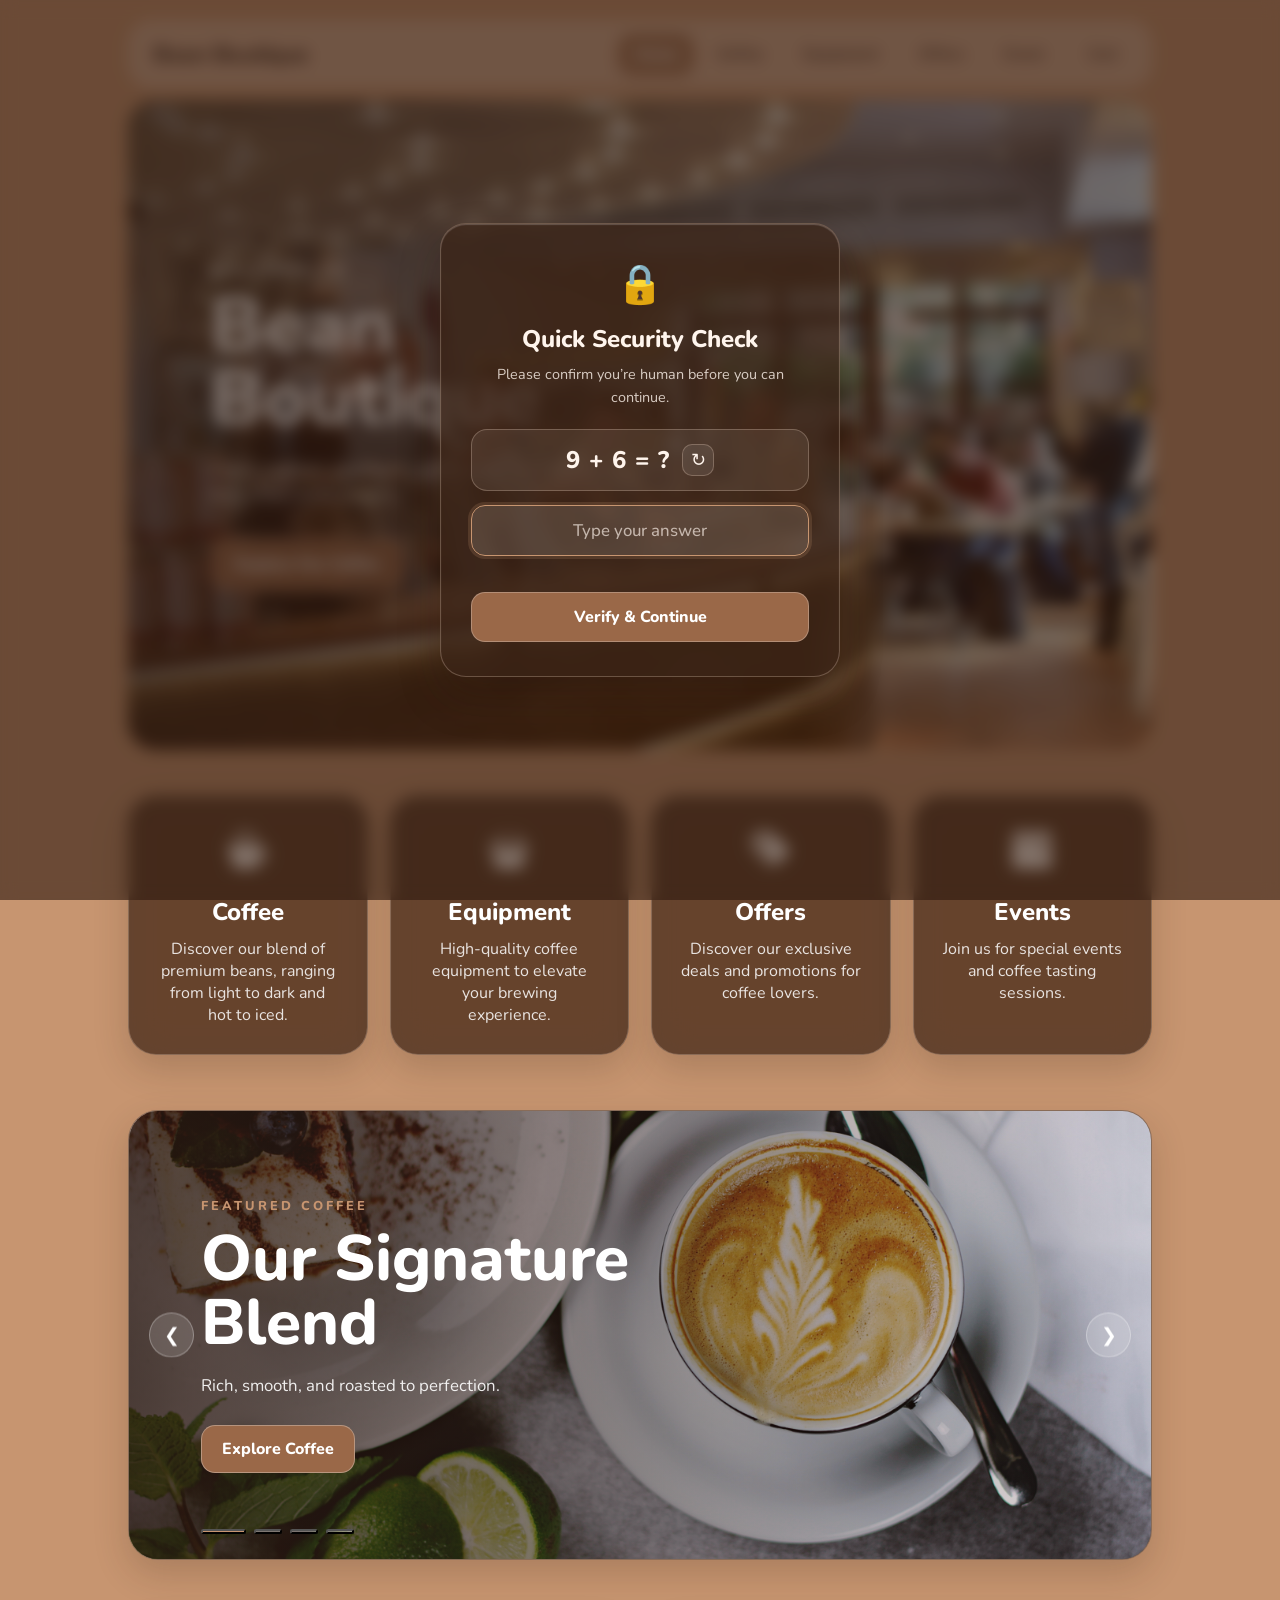
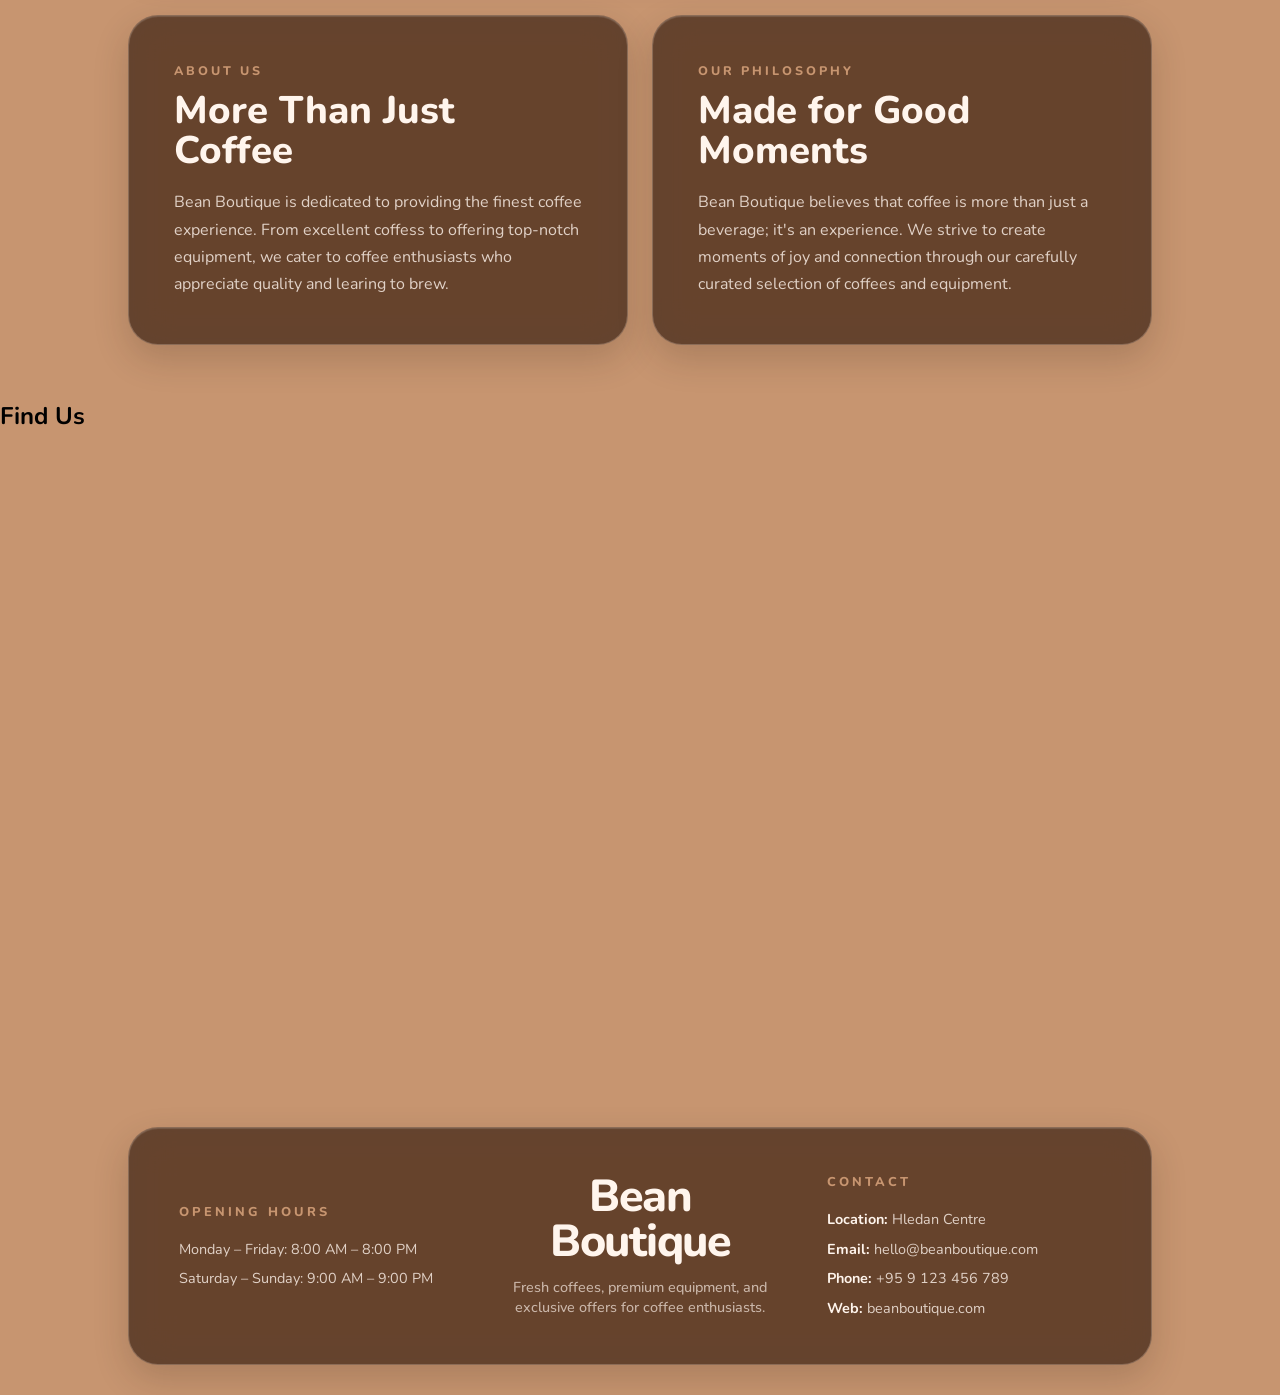
<file: index.html>
<!DOCTYPE html>
<html lang="en">

<head>
    <meta charset="UTF-8">
    <meta name="viewport" content="width=device-width, initial-scale=1.0">
    <title>Bean Boutique - Home Page</title>
    <link rel="stylesheet" href="style.css">
    <link rel="stylesheet" href="https://cdn.jsdelivr.net/npm/bootstrap-icons@1.11.3/font/bootstrap-icons.min.css">
</head>

<body>
    <header>
        <nav class="navbar" aria-label="Main navigation">
            <div class="nav-container">
                <a href="index.html" class="logo">Bean Boutique</a>

                <button class="hamburger" id="hamburger" type="button" aria-label="Toggle navigation menu"
                    aria-expanded="false" aria-controls="navMenu">
                    <span></span>
                    <span></span>
                    <span></span>
                </button>

                <div class="nav-menu" id="navMenu">
                    <a href="index.html" class="nav-link active" aria-current="page">Home</a>
                    <a href="coffee.html" class="nav-link">Coffee</a>
                    <a href="equipment.html" class="nav-link">Equipment</a>
                    <a href="offers.html" class="nav-link">Offers</a>
                    <a href="event.html" class="nav-link">Event</a>
                    <a href="cart.html" class="nav-link cart">Cart</a>
                </div>
            </div>
        </nav>
    </header>

    <main id="main">

        <!-- HERO -->
        <section class="hero">
            <img src="./Images/Coffee-shop.jpg" alt="">
            <div class="hero-content">
                <p class="hero-subtitle">WELCOME TO</p>
                <h1>Bean Boutique</h1>
                <p class="hero-description">
                    Fresh coffees, premium equipment, and exclusive offers for coffee enthusiasts.
                </p>
                <a href="coffee.html" class="hero-button">Explore Our Coffee</a>
            </div>
        </section>

        <!-- INFO CARDS -->
        <section class="info-cards" aria-label="What we offer">
            <div class="info-card glass-card">
                <i class="bi bi-cup-hot-fill info-icon" aria-hidden="true"></i>
                <h2 class="info-card-title">Coffee</h2>
                <p>Discover our blend of premium beans, ranging from light to dark and hot to iced.</p>
            </div>
            <div class="info-card glass-card">
                <i class="bi bi-basket3-fill info-icon" aria-hidden="true"></i>
                <h2 class="info-card-title">Equipment</h2>
                <p>High-quality coffee equipment to elevate your brewing experience.</p>
            </div>
            <div class="info-card glass-card">
                <i class="bi bi-tags-fill info-icon" aria-hidden="true"></i>
                <h2 class="info-card-title">Offers</h2>
                <p>Discover our exclusive deals and promotions for coffee lovers.</p>
            </div>
            <div class="info-card glass-card">
                <i class="bi bi-calendar-event-fill info-icon" aria-hidden="true"></i>
                <h2 class="info-card-title">Events</h2>
                <p>Join us for special events and coffee tasting sessions.</p>
            </div>
        </section>

        <!-- FEATURED CAROUSEL -->
        <section class="featured-carousel" role="region" aria-roledescription="carousel"
            aria-label="Featured highlights">

            <div class="carousel-slides">
                <div class="carousel-slide active" role="group" aria-roledescription="slide" aria-label="1 of 4">
                    <img src="./Images/Cappuccino.jpg" alt="">
                    <div class="carousel-overlay">
                        <p>FEATURED COFFEE</p>
                        <h2>Our Signature Blend</h2>
                        <span>Rich, smooth, and roasted to perfection.</span>
                        <a href="coffee.html">Explore Coffee</a>
                    </div>
                </div>

                <div class="carousel-slide" role="group" aria-roledescription="slide" aria-label="2 of 4"
                    aria-hidden="true">
                    <img src="./Images/Featured-Event.jpg" alt="">
                    <div class="carousel-overlay">
                        <p>FEATURED EVENT</p>
                        <h2>Coffee Tasting Evening</h2>
                        <span>Discover new flavours and enjoy coffee with fellow enthusiasts.</span>
                        <a href="event.html">View Event</a>
                    </div>
                </div>

                <div class="carousel-slide" role="group" aria-roledescription="slide" aria-label="3 of 4"
                    aria-hidden="true">
                    <img src="./Images/Featured-Equipment.jpg" alt="">
                    <div class="carousel-overlay">
                        <p>FEATURED EQUIPMENT</p>
                        <h2>Upgrade Your Brew</h2>
                        <span>Premium equipment for a better brewing experience.</span>
                        <a href="equipment.html">View Equipment</a>
                    </div>
                </div>

                <div class="carousel-slide" role="group" aria-roledescription="slide" aria-label="4 of 4"
                    aria-hidden="true">
                    <img src="./Images/Featured-Offers.jpg" alt="">
                    <div class="carousel-overlay">
                        <p>SPECIAL OFFER</p>
                        <h2>Something Special</h2>
                        <span>Check out our latest offers made for coffee lovers.</span>
                        <a href="offers.html">See Offers</a>
                    </div>
                </div>
            </div>

            <button class="carousel-button prev" type="button" aria-label="Previous slide">&#10094;</button>
            <button class="carousel-button next" type="button" aria-label="Next slide">&#10095;</button>

            <button class="carousel-pause" id="carouselPause" type="button"
                aria-label="Pause automatic slide rotation">Pause</button>

            <div class="carousel-dots" role="group" aria-label="Select a slide">
                <button class="dot active" type="button" aria-label="Go to slide 1" aria-current="true"></button>
                <button class="dot" type="button" aria-label="Go to slide 2"></button>
                <button class="dot" type="button" aria-label="Go to slide 3"></button>
                <button class="dot" type="button" aria-label="Go to slide 4"></button>
            </div>

        </section>

        <!-- ABOUT -->
        <section class="about-section" aria-label="About Bean Boutique">
            <div class="about-card glass-card">
                <div class="about-content">
                    <p class="section-label">ABOUT US</p>
                    <h2>More Than Just Coffee</h2>
                    <p>
                        Bean Boutique is dedicated to providing the finest coffee experience. From excellent coffess to
                        offering top-notch equipment, we cater to coffee enthusiasts who appreciate quality and learing
                        to
                        brew.
                    </p>
                </div>
            </div>
            <div class="about-card glass-card">
                <div class="about-content">
                    <p class="section-label">OUR PHILOSOPHY</p>
                    <h2>Made for Good Moments</h2>
                    <p>
                        Bean Boutique believes that coffee is more than just a beverage; it's an experience. We strive
                        to
                        create moments of joy and connection through our carefully curated selection of coffees and
                        equipment.
                    </p>
                </div>
            </div>
        </section>

        <!-- MAP -->
        <section class="map-section" aria-labelledby="mapHeading">
            <h2 id="mapHeading">Find Us</h2>
            <div class="map-container">
                <iframe
                    src="https://www.google.com/maps/embed?pb=!1m18!1m12!1m3!1d3819.004420788375!2d96.1277287754218!3d16.826136783968515!2m3!1f0!2f0!3f0!3m2!1i1024!2i768!4f13.1!3m3!1m2!1s0x30c194ca13fff6e3%3A0x1334ced7a53c5bbc!2sHledan%20Centre!5e0!3m2!1sen!2suk!4v1788431010427!5m2!1sen!2suk"
                    title="Google Map showing the location of Bean Boutique at Hledan Centre" width="800" height="600"
                    style="border:0;" allowfullscreen="" loading="lazy"
                    referrerpolicy="strict-origin-when-cross-origin"></iframe>
            </div>
        </section>

    </main>

    <footer class="footer glass-card">
        <div class="footer-container">
            <div class="footer-column">
                <h3>Opening Hours</h3>
                <p>Monday – Friday: 8:00 AM – 8:00 PM</p>
                <p>Saturday – Sunday: 9:00 AM – 9:00 PM</p>
            </div>

            <div class="footer-brand">
                <h2>Bean Boutique</h2>
                <p>Fresh coffees, premium equipment, and exclusive offers for coffee enthusiasts.</p>
            </div>

            <div class="footer-column contact">
                <h3>Contact</h3>
                <p><strong>Location:</strong> Hledan Centre</p>
                <p><strong>Email:</strong> hello@beanboutique.com</p>
                <p><strong>Phone:</strong> +95 9 123 456 789</p>
                <p><strong>Web:</strong> beanboutique.com</p>
            </div>
        </div>
    </footer>
    <!-- First Time Visitor -->
    <div class="modal-overlay" id="visitorModal" role="dialog" aria-modal="true" aria-labelledby="visitorModalTitle"
        aria-describedby="visitorModalDesc">
        <div class="modal-box">
            <span class="modal-icon" aria-hidden="true">&#9749;</span>
            <h3 id="visitorModalTitle">Welcome to Bean Boutique</h3>
            <p id="visitorModalDesc">Enter your email address and we'll send you a 10% discount code for your first
                order.</p>

            <form class="visitor-form" id="visitorForm">
                <label class="sr-only" for="visitorEmail">Email address</label>
                <input type="email" id="visitorEmail" name="email" placeholder="Enter your email address"
                    autocomplete="email" required>
                <button type="submit">Get My Discount</button>
            </form>

            <button type="button" class="visitor-skip" id="visitorSkip">No thanks, maybe later</button>
        </div>
    </div>

    <!-- Thank-you box -->
    <div class="modal-overlay" id="visitorThanks" role="dialog" aria-modal="true" aria-labelledby="visitorThanksTitle">
        <div class="modal-box">
            <span class="modal-icon" aria-hidden="true">&#10003;</span>
            <h3 id="visitorThanksTitle">Thanks for Visiting!</h3>
            <p class="visitor-code-label">Your discount code is</p>
            <div class="visitor-code">WELCOME10</div>
            <p>Use it at checkout to get 10% off your order.</p>
            <button type="button" id="thanksClose">Start Shopping</button>
        </div>
    </div>

    <script>
        /* =========================
           MOBILE NAVIGATION
           ========================= */
        const hamburger = document.getElementById("hamburger");
        const navMenu = document.getElementById("navMenu");

        hamburger.addEventListener("click", () => {
            const isOpen = hamburger.classList.toggle("active");
            navMenu.classList.toggle("active");
            hamburger.setAttribute("aria-expanded", isOpen ? "true" : "false");
        });

        document.querySelectorAll(".nav-link").forEach(link => {
            link.addEventListener("click", () => {
                hamburger.classList.remove("active");
                navMenu.classList.remove("active");
                hamburger.setAttribute("aria-expanded", "false");
            });
        });

        /* =========================
           FEATURED CAROUSEL
           ========================= */
        const carousel = document.querySelector(".featured-carousel");
        const slides = document.querySelectorAll(".carousel-slide");
        const dots = document.querySelectorAll(".dot");
        const prevButton = document.querySelector(".carousel-button.prev");
        const nextButton = document.querySelector(".carousel-button.next");
        const pauseButton = document.getElementById("carouselPause");

        const prefersReducedMotion =
            window.matchMedia("(prefers-reduced-motion: reduce)").matches;

        let slideIndex = 0;
        let autoplayTimer = null;
        let userPaused = false;

        function showSlide(index) {
            if (index >= slides.length) {
                slideIndex = 0;
            } else if (index < 0) {
                slideIndex = slides.length - 1;
            } else {
                slideIndex = index;
            }

            slides.forEach((slide, i) => {
                const isActive = i === slideIndex;
                slide.classList.toggle("active", isActive);
                slide.setAttribute("aria-hidden", isActive ? "false" : "true");
            });

            dots.forEach((dot, i) => {
                const isActive = i === slideIndex;
                dot.classList.toggle("active", isActive);
                if (isActive) {
                    dot.setAttribute("aria-current", "true");
                } else {
                    dot.removeAttribute("aria-current");
                }
            });
        }

        function changeSlide(direction) {
            showSlide(slideIndex + direction);
        }

        function startAutoplay() {
            if (prefersReducedMotion || userPaused) return;
            stopAutoplay();
            autoplayTimer = setInterval(() => changeSlide(1), 5000);
        }

        function stopAutoplay() {
            if (autoplayTimer) {
                clearInterval(autoplayTimer);
                autoplayTimer = null;
            }
        }

        prevButton.addEventListener("click", () => changeSlide(-1));
        nextButton.addEventListener("click", () => changeSlide(1));

        dots.forEach((dot, i) => {
            dot.addEventListener("click", () => showSlide(i));
        });

        pauseButton.addEventListener("click", () => {
            userPaused = !userPaused;

            if (userPaused) {
                stopAutoplay();
                pauseButton.textContent = "Play";
                pauseButton.setAttribute("aria-label", "Start automatic slide rotation");
            } else {
                startAutoplay();
                pauseButton.textContent = "Pause";
                pauseButton.setAttribute("aria-label", "Pause automatic slide rotation");
            }
        });

        // Give keyboard users control: stop rotating while focus is inside the carousel
        carousel.addEventListener("focusin", stopAutoplay);
        carousel.addEventListener("focusout", () => {
            window.setTimeout(() => {
                if (!carousel.contains(document.activeElement)) {
                    startAutoplay();
                }
            }, 150);
        });

        // No automatic movement when the visitor prefers reduced motion
        if (prefersReducedMotion) {
            pauseButton.hidden = true;
        }

        showSlide(0);
        startAutoplay();

        /* =========================
           FIRST-TIME VISITOR POPUP
           ========================= */
        const VISITOR_KEY = "beanBoutiqueVisitorSeen";

        const visitorModal = document.getElementById("visitorModal");
        const visitorThanks = document.getElementById("visitorThanks");
        const visitorForm = document.getElementById("visitorForm");
        const visitorEmail = document.getElementById("visitorEmail");
        const visitorSkip = document.getElementById("visitorSkip");
        const thanksClose = document.getElementById("thanksClose");

        let lastFocused = null;

        function openOverlay(overlay) {
            lastFocused = document.activeElement;
            overlay.classList.add("active");

            const target = overlay.querySelector("input, button");
            if (target) {
                window.setTimeout(() => target.focus(), 100);
            }
        }

        function closeOverlay(overlay) {
            overlay.classList.remove("active");

            if (lastFocused && typeof lastFocused.focus === "function" && document.contains(lastFocused)) {
                lastFocused.focus();
            }
        }
        // Show the popup only on the first visit, after the captcha is solved
        if (!localStorage.getItem(VISITOR_KEY)) {
            if (sessionStorage.getItem("beanBoutiqueCaptchaOk") === "1") {
                window.setTimeout(() => openOverlay(visitorModal), 800);
            } else {
                window.addEventListener("captchaSolved", function () {
                    window.setTimeout(() => openOverlay(visitorModal), 500);
                }, { once: true });
            }
        }

        // Email submitted
        visitorForm.addEventListener("submit", function (e) {
            e.preventDefault();

            if (!visitorEmail.value.trim()) return;

            localStorage.setItem(VISITOR_KEY, "1");
            closeOverlay(visitorModal);

            window.setTimeout(() => openOverlay(visitorThanks), 300);
        });

        // Skip the popup
        visitorSkip.addEventListener("click", function () {
            localStorage.setItem(VISITOR_KEY, "1");
            closeOverlay(visitorModal);
        });

        // Close the thank-you box
        thanksClose.addEventListener("click", function () {
            closeOverlay(visitorThanks);
        });

        // Close popups by clicking the dark background
        [visitorModal, visitorThanks].forEach(function (overlay) {
            overlay.addEventListener("click", function (e) {
                if (e.target === overlay) {
                    localStorage.setItem(VISITOR_KEY, "1");
                    closeOverlay(overlay);
                }
            });
        });

        document.addEventListener("keydown", function (e) {
            const activeOverlay = document.querySelector(".modal-overlay.active");
            if (!activeOverlay) return;

            if (e.key === "Escape") {
                localStorage.setItem(VISITOR_KEY, "1");
                closeOverlay(activeOverlay);
                return;
            }

            if (e.key === "Tab") {
                const focusables = activeOverlay.querySelectorAll("button, input, a[href]");
                if (!focusables.length) return;

                const first = focusables[0];
                const last = focusables[focusables.length - 1];

                if (e.shiftKey && document.activeElement === first) {
                    e.preventDefault();
                    last.focus();
                } else if (!e.shiftKey && document.activeElement === last) {
                    e.preventDefault();
                    first.focus();
                }
            }
        });
    </script>
    <script>
        /* =========================
            CAPTCHA 
           ========================= */
        (function () {
            var VERIFIED_KEY = "beanBoutiqueCaptchaOk";

            function getNavigationType() {
                try {
                    var entries = performance.getEntriesByType("navigation");
                    if (entries && entries.length && entries[0].type) {
                        return entries[0].type;
                    }
                    if (performance.navigation) {
                        var t = performance.navigation.type;
                        if (t === 1) return "reload";
                        if (t === 2) return "back_forward";
                    }
                } catch (err) { }
                return "navigate";
            }

            var navType = getNavigationType();

            if (navType === "reload") {
                sessionStorage.removeItem(VERIFIED_KEY);
            }

            if (sessionStorage.getItem(VERIFIED_KEY) === "1" && navType !== "reload") {
                return;
            }

            var overlay = document.createElement("div");
            overlay.className = "captcha-overlay";
            overlay.id = "captchaOverlay";
            overlay.setAttribute("role", "dialog");
            overlay.setAttribute("aria-modal", "true");
            overlay.setAttribute("aria-labelledby", "captchaTitle");

            overlay.innerHTML = [
                '<div class="captcha-box">',
                '<span class="captcha-icon" aria-hidden="true">&#128274;</span>',
                '<h3 id="captchaTitle">Quick Security Check</h3>',
                '<p>Please confirm you&rsquo;re human before you can continue.</p>',
                '<form id="captchaForm" novalidate>',
                '<div class="captcha-challenge" id="captchaChallenge">',
                '<span class="captcha-question" id="captchaQuestion">&nbsp;</span>',
                '<button type="button" class="captcha-refresh" id="captchaRefresh"',
                ' title="Get a new question" aria-label="Get a new question">&#8635;</button>',
                '</div>',
                '<input type="text" id="captchaAnswer" inputmode="numeric" autocomplete="off"',
                ' aria-label="Answer" placeholder="Type your answer">',
                '<p class="captcha-error" id="captchaError" role="alert"></p>',
                '<button type="submit" id="captchaSubmit">Verify &amp; Continue</button>',
                '</form>',
                '</div>'
            ].join("");

            var formEl = overlay.querySelector("#captchaForm");
            var questionEl = overlay.querySelector("#captchaQuestion");
            var answerEl = overlay.querySelector("#captchaAnswer");
            var errorEl = overlay.querySelector("#captchaError");
            var refreshBtn = overlay.querySelector("#captchaRefresh");
            var challengeEl = overlay.querySelector("#captchaChallenge");

            var solution = 0;
            var mounted = false;

            function randomInt(min, max) {
                return Math.floor(Math.random() * (max - min + 1)) + min;
            }

            function newChallenge() {
                var mode = randomInt(0, 2);
                var a, b, text, answer;

                if (mode === 2) {
                    a = randomInt(2, 9);
                    b = randomInt(2, 9);
                    answer = a * b;
                    text = a + " \u00D7 " + b;
                } else if (mode === 1) {
                    a = randomInt(6, 20);
                    b = randomInt(1, a - 1);
                    answer = a - b;
                    text = a + " \u2212 " + b;
                } else {
                    a = randomInt(3, 15);
                    b = randomInt(2, 12);
                    answer = a + b;
                    text = a + " + " + b;
                }

                solution = answer;
                questionEl.textContent = text + " = ?";
                answerEl.value = "";
                errorEl.textContent = "";
            }

            function shake() {
                challengeEl.classList.remove("captcha-shake");
                void challengeEl.offsetWidth;
                challengeEl.classList.add("captcha-shake");
            }

            function mount() {
                if (mounted) return;
                mounted = true;

                document.body.appendChild(overlay);
                document.body.classList.add("captcha-lock");
                newChallenge();

                void overlay.offsetWidth;
                overlay.classList.add("active");

                window.setTimeout(function () { answerEl.focus(); }, 320);
            }

            function close() {
                overlay.classList.remove("active");
                document.body.classList.remove("captcha-lock");

                window.setTimeout(function () {
                    if (overlay.parentNode) overlay.parentNode.removeChild(overlay);
                }, 350);

                window.dispatchEvent(new Event("captchaSolved"));
            }

            refreshBtn.addEventListener("click", function () {
                newChallenge();
                answerEl.focus();
            });

            formEl.addEventListener("submit", function (e) {
                e.preventDefault();

                var value = answerEl.value.trim();

                if (!value) {
                    errorEl.textContent = "Please type your answer.";
                    shake();
                    answerEl.focus();
                    return;
                }

                if (parseInt(value, 10) === solution) {
                    sessionStorage.setItem(VERIFIED_KEY, "1");
                    close();
                    return;
                }

                shake();
                newChallenge();
                errorEl.textContent = "Not quite \u2014 here\u2019s a new question. Try again.";
                answerEl.focus();
            });

            if (document.body) {
                mount();
            } else {
                document.addEventListener("DOMContentLoaded", mount);
            }
        })();
    </script>
</body>

</html>
</file>
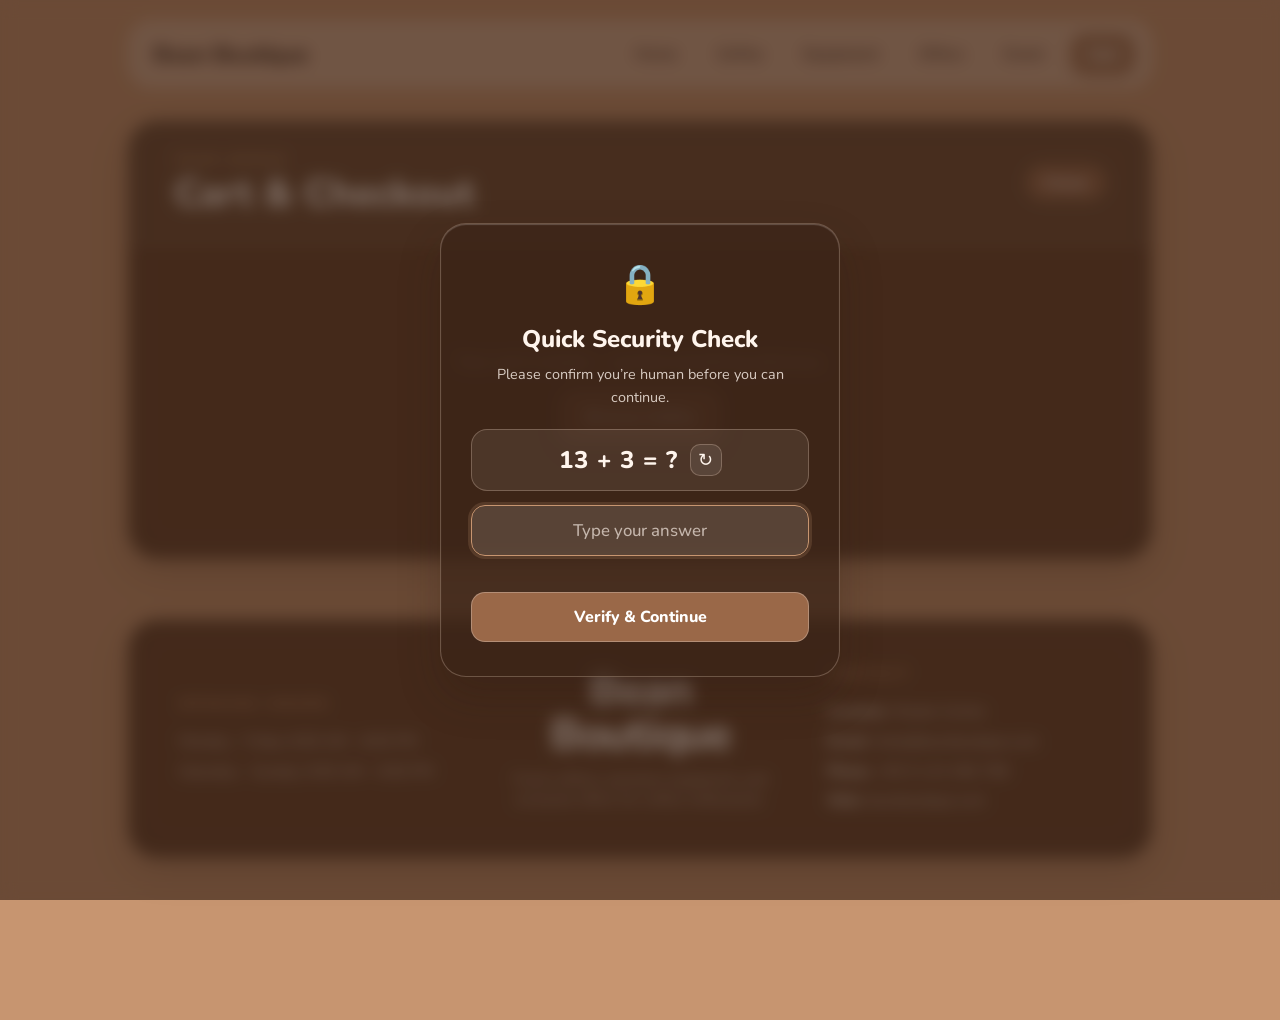
<file: cart.html>
<!DOCTYPE html>
<html lang="en">

<head>
    <meta charset="UTF-8">
    <meta name="viewport" content="width=device-width, initial-scale=1.0">
    <title>Bean Boutique - Cart & Checkout</title>
    <link rel="stylesheet" href="style.css">
</head>

<body>
    <nav class="navbar">
        <div class="nav-container">
            <a href="index.html" class="logo">Bean Boutique</a>

            <button class="hamburger" id="hamburger" aria-label="Toggle navigation">
                <span></span>
                <span></span>
                <span></span>
            </button>

            <div class="nav-menu" id="navMenu">
                <a href="index.html" class="nav-link">Home</a>
                <a href="coffee.html" class="nav-link">Coffee</a>
                <a href="equipment.html" class="nav-link">Equipment</a>
                <a href="offers.html" class="nav-link">Offers</a>
                <a href="event.html" class="nav-link">Event</a>
                <a href="cart.html" class="nav-link cart active">Cart</a>
            </div>
        </div>
    </nav>

    <main class="panel-card glass-card">
        <div class="card-header">
            <div>
                <p class="section-label">YOUR ORDER</p>
                <h1>Cart &amp; Checkout</h1>
            </div>
            <div class="header-actions">
                <span class="header-count" id="cartCountLabel">0 items</span>
                <button type="button" class="remove-btn" id="clearCartBtn">Clear Cart</button>
            </div>
        </div>

        <div class="panel-body">

            <div class="cart-empty" id="cartEmpty">
                <p>Your cart is empty — go find something delicious.</p>
                <a href="coffee.html" class="hero-button">Browse Coffee</a>
            </div>

            <div class="cart-checkout-grid" id="cartContent">
                <div class="cart-main">
                    <h2 class="panel-subtitle">Your Items</h2>
                    <div class="cart-list" id="cartItems"></div>
                </div>

                <aside class="cart-side">
                    <div class="summary-box">
                        <h2>Order Summary</h2>

                        <div class="summary-row">
                            <span>Subtotal</span>
                            <span id="cartSubtotal">$0.00</span>
                        </div>
                        <div class="summary-row">
                            <span>Delivery</span>
                            <span>Free</span>
                        </div>

                        <!-- Discount row (hidden until a valid code is applied) -->
                        <div class="summary-row discount" id="discountRow" style="display: none;">
                            <span id="discountLabel">Discount</span>
                            <span id="cartDiscount">-$0.00</span>
                        </div>

                        <div class="summary-row total">
                            <span>Total</span>
                            <span id="cartTotal">$0.00</span>
                        </div>

                        <!-- Discount code entry -->
                        <div class="discount-box">
                            <label for="discountInput">Discount Code</label>
                            <div class="discount-row">
                                <input type="text" id="discountInput" placeholder="Enter code" autocomplete="off">
                                <button type="button" id="applyDiscountBtn">Apply</button>
                            </div>
                            <p class="discount-message" id="discountMessage"></p>
                        </div>

                        <div class="summary-actions">
                            <button type="button" class="hero-button" id="confirmBtn">Confirm Purchase</button>
                            <a href="coffee.html" class="hero-button ghost">Continue Shopping</a>
                        </div>
                    </div>
                </aside>
            </div>

        </div>
    </main>

    <footer class="footer glass-card">
        <div class="footer-container">
            <div class="footer-column">
                <h3>Opening Hours</h3>
                <p>Monday – Friday: 8:00 AM – 8:00 PM</p>
                <p>Saturday – Sunday: 9:00 AM – 9:00 PM</p>
            </div>

            <div class="footer-brand">
                <h2>Bean Boutique</h2>
                <p>Fresh coffees, premium equipment, and exclusive offers for coffee enthusiasts.</p>
            </div>

            <div class="footer-column contact">
                <h3>Contact</h3>
                <p><strong>Location:</strong> Hledan Centre</p>
                <p><strong>Email:</strong> hello@beanboutique.com</p>
                <p><strong>Phone:</strong> +95 9 123 456 789</p>
                <p><strong>Web:</strong> beanboutique.com</p>
            </div>
        </div>
    </footer>

    <script>
        /* =========================
           CART
           ========================= */
        const CART_KEY = "beanBoutiqueCart";
        const DISCOUNT_KEY = "beanBoutiqueDiscount";

        /* Demo discount codes */
        const DISCOUNT_CODES = {
            "WELCOME10": 0.10
        };

        function getCart() {
            try {
                const raw = localStorage.getItem(CART_KEY);
                return raw ? JSON.parse(raw) : [];
            } catch (e) {
                return [];
            }
        }

        function saveCart(cart) {
            localStorage.setItem(CART_KEY, JSON.stringify(cart));
        }

        function clearCart() {
            localStorage.removeItem(CART_KEY);
        }

        /* ---- discount storage ---- */

        function getDiscount() {
            return localStorage.getItem(DISCOUNT_KEY) || "";
        }

        function saveDiscount(code) {
            localStorage.setItem(DISCOUNT_KEY, code);
        }

        function clearDiscount() {
            localStorage.removeItem(DISCOUNT_KEY);
        }

        function discountRate() {
            return DISCOUNT_CODES[getDiscount()] || 0;
        }

        /* ---- totals ---- */

        function cartCount(cart) {
            cart = cart || getCart();
            return cart.reduce(function (sum, item) {
                return sum + (Number(item.qty) || 0);
            }, 0);
        }

        function cartTotal(cart) {
            cart = cart || getCart();
            return cart.reduce(function (sum, item) {
                return sum + (Number(item.price) || 0) * (Number(item.qty) || 0);
            }, 0);
        }

        function cartDiscount(cart) {
            return cartTotal(cart) * discountRate();
        }

        function cartGrandTotal(cart) {
            return cartTotal(cart) - cartDiscount(cart);
        }

        function formatMoney(amount) {
            return "$" + Number(amount || 0).toFixed(2);
        }

        function updateCartCount() {
            const cartLink = document.querySelector(".nav-link.cart");
            if (!cartLink) return;

            const count = cartCount();
            const old = cartLink.querySelector(".cart-badge");
            if (old) old.remove();

            if (count > 0) {
                const badge = document.createElement("span");
                badge.className = "cart-badge";
                badge.textContent = count > 99 ? "99+" : count;
                cartLink.appendChild(badge);
            }
        }

        /* =========================
           NAVIGATION
           ========================= */
        const hamburger = document.getElementById("hamburger");
        const navMenu = document.getElementById("navMenu");

        hamburger.addEventListener("click", function () {
            hamburger.classList.toggle("active");
            navMenu.classList.toggle("active");
        });

        document.querySelectorAll(".nav-link").forEach(function (link) {
            link.addEventListener("click", function () {
                hamburger.classList.remove("active");
                navMenu.classList.remove("active");
            });
        });

        /* =========================
           RENDER
           ========================= */
        const cartItemsEl = document.getElementById("cartItems");
        const cartEmptyEl = document.getElementById("cartEmpty");
        const cartContentEl = document.getElementById("cartContent");
        const cartCountLabel = document.getElementById("cartCountLabel");
        const cartSubtotalEl = document.getElementById("cartSubtotal");
        const cartTotalEl = document.getElementById("cartTotal");
        const clearCartBtn = document.getElementById("clearCartBtn");

        const discountRow = document.getElementById("discountRow");
        const discountLabel = document.getElementById("discountLabel");
        const cartDiscountEl = document.getElementById("cartDiscount");
        const discountInput = document.getElementById("discountInput");
        const discountMessageEl = document.getElementById("discountMessage");
        const applyDiscountBtn = document.getElementById("applyDiscountBtn");

        function setDiscountMessage(text, type) {
            discountMessageEl.textContent = text || "";
            discountMessageEl.className = "discount-message" + (type ? " " + type : "");
        }

        function renderCart() {
            const cart = getCart();
            cartItemsEl.innerHTML = "";

            if (!cart.length) {
                cartEmptyEl.style.display = "flex";
                cartContentEl.style.display = "none";
                clearCartBtn.style.display = "none";
                cartCountLabel.textContent = "0 items";
                return;
            }

            cartEmptyEl.style.display = "none";
            cartContentEl.style.display = "grid";
            clearCartBtn.style.display = "";

            const totalQty = cartCount(cart);

            cart.forEach(function (item, index) {
                const row = document.createElement("div");
                row.className = "cart-item";

                const thumb = item.image
                    ? '<img class="cart-thumb" src="' + item.image + '" alt="' + item.name + '">'
                    : '<div class="cart-thumb placeholder">&#9749;</div>';

                const priceNote = item.type === "Subscription" ? " / month" : "";

                row.innerHTML =
                    thumb +
                    '<div class="cart-item-info">' +
                    '<h3>' + item.name + '</h3>' +
                    '<span class="cart-item-type">' + (item.type || "Item") + '</span>' +
                    '<p class="cart-item-price">' + formatMoney(item.price) + priceNote + '</p>' +
                    '</div>' +
                    '<div class="qty-control">' +
                    '<button type="button" data-act="dec" data-index="' + index + '" aria-label="Decrease">&minus;</button>' +
                    '<span>' + item.qty + '</span>' +
                    '<button type="button" data-act="inc" data-index="' + index + '" aria-label="Increase">+</button>' +
                    '</div>' +
                    '<div class="cart-item-total">' + formatMoney(item.price * item.qty) + '</div>' +
                    '<button type="button" class="remove-btn" data-act="remove" data-index="' + index + '">Remove</button>';

                cartItemsEl.appendChild(row);
            });

            cartCountLabel.textContent = totalQty + (totalQty === 1 ? " item" : " items");

            /* ---- totals + discount ---- */
            const subtotal = cartTotal(cart);
            const rate = discountRate();
            const discountAmount = subtotal * rate;

            cartSubtotalEl.textContent = formatMoney(subtotal);
            cartTotalEl.textContent = formatMoney(subtotal - discountAmount);

            if (rate > 0) {
                const percent = Math.round(rate * 100);
                discountRow.style.display = "flex";
                discountLabel.textContent = "Discount (" + getDiscount() + " -" + percent + "%)";
                cartDiscountEl.textContent = "-" + formatMoney(discountAmount);
                discountInput.value = getDiscount();
                setDiscountMessage(getDiscount() + " applied — " + percent + "% off!", "success");
            } else {
                discountRow.style.display = "none";
                if (discountMessageEl.classList.contains("success")) {
                    setDiscountMessage("", "");
                }
            }
        }

        /* =========================
           DISCOUNT CODE
           ========================= */
        function applyDiscountCode() {
            const code = discountInput.value.trim().toUpperCase();

            if (!code) {
                clearDiscount();
                renderCart();
                setDiscountMessage("Please enter a discount code.", "error");
                return;
            }

            if (DISCOUNT_CODES[code]) {
                saveDiscount(code);
                renderCart();
            } else {
                clearDiscount();
                renderCart();
                setDiscountMessage("Invalid code. Please try again.", "error");
            }
        }

        applyDiscountBtn.addEventListener("click", applyDiscountCode);

        discountInput.addEventListener("keydown", function (e) {
            if (e.key === "Enter") {
                e.preventDefault();
                applyDiscountCode();
            }
        });

        /* =========================
           CART ACTIONS
           ========================= */
        cartItemsEl.addEventListener("click", function (e) {
            const btn = e.target.closest("button[data-act]");
            if (!btn) return;

            const index = Number(btn.dataset.index);
            const action = btn.dataset.act;
            const cart = getCart();

            if (!cart[index]) return;

            if (action === "inc") {
                cart[index].qty += 1;
            } else if (action === "dec") {
                cart[index].qty -= 1;
                if (cart[index].qty < 1) cart.splice(index, 1);
            } else if (action === "remove") {
                cart.splice(index, 1);
            }

            saveCart(cart);
            updateCartCount();
            renderCart();
        });

        clearCartBtn.addEventListener("click", function () {
            clearCart();
            clearDiscount();
            setDiscountMessage("", "");
            updateCartCount();
            renderCart();
        });

        /* =========================
           PURCHASE
           ========================= */
        document.body.insertAdjacentHTML(
            "beforeend",
            '<div class="modal-overlay" id="purchaseModal">' +
            '<div class="modal-box">' +
            '<span class="modal-icon">&#10003;</span>' +
            '<h3>Purchase Complete</h3>' +
            '<p id="purchaseMessage">Thank you for your order!</p>' +
            '<button type="button" id="purchaseClose">Back to Home</button>' +
            '</div>' +
            '</div>'
        );

        const purchaseModal = document.getElementById("purchaseModal");
        const purchaseMessage = document.getElementById("purchaseMessage");

        document.getElementById("purchaseClose").addEventListener("click", function () {
            window.location.href = "index.html";
        });

        purchaseModal.addEventListener("click", function (e) {
            if (e.target === purchaseModal) {
                purchaseModal.classList.remove("active");
            }
        });

        document.addEventListener("keydown", function (e) {
            if (e.key === "Escape") purchaseModal.classList.remove("active");
        });

        document.getElementById("confirmBtn").addEventListener("click", function () {
            if (!getCart().length) {
                alert("Your cart is empty.");
                return;
            }

            const usedCode = getDiscount();
            const total = formatMoney(cartGrandTotal());

            purchaseMessage.textContent =
                "Your order of " + total + " is confirmed." +
                (usedCode ? " (" + usedCode + " applied)" : "") +
                " Thanks for shopping with Bean Boutique!";

            clearCart();
            clearDiscount();
            setDiscountMessage("", "");
            updateCartCount();
            renderCart();
            purchaseModal.classList.add("active");
        });

        updateCartCount();
        renderCart();
    </script>
    <script>
        /* =========================
            CAPTCHA 
           ========================= */
        (function () {
            var VERIFIED_KEY = "beanBoutiqueCaptchaOk";

            function getNavigationType() {
                try {
                    var entries = performance.getEntriesByType("navigation");
                    if (entries && entries.length && entries[0].type) {
                        return entries[0].type;
                    }
                    if (performance.navigation) {
                        var t = performance.navigation.type;
                        if (t === 1) return "reload";
                        if (t === 2) return "back_forward";
                    }
                } catch (err) { }
                return "navigate";
            }

            var navType = getNavigationType();

            if (navType === "reload") {
                sessionStorage.removeItem(VERIFIED_KEY);
            }

            if (sessionStorage.getItem(VERIFIED_KEY) === "1" && navType !== "reload") {
                return;
            }

            var overlay = document.createElement("div");
            overlay.className = "captcha-overlay";
            overlay.id = "captchaOverlay";
            overlay.setAttribute("role", "dialog");
            overlay.setAttribute("aria-modal", "true");
            overlay.setAttribute("aria-labelledby", "captchaTitle");

            overlay.innerHTML = [
                '<div class="captcha-box">',
                '<span class="captcha-icon" aria-hidden="true">&#128274;</span>',
                '<h3 id="captchaTitle">Quick Security Check</h3>',
                '<p>Please confirm you&rsquo;re human before you can continue.</p>',
                '<form id="captchaForm" novalidate>',
                '<div class="captcha-challenge" id="captchaChallenge">',
                '<span class="captcha-question" id="captchaQuestion">&nbsp;</span>',
                '<button type="button" class="captcha-refresh" id="captchaRefresh"',
                ' title="Get a new question" aria-label="Get a new question">&#8635;</button>',
                '</div>',
                '<input type="text" id="captchaAnswer" inputmode="numeric" autocomplete="off"',
                ' aria-label="Answer" placeholder="Type your answer">',
                '<p class="captcha-error" id="captchaError" role="alert"></p>',
                '<button type="submit" id="captchaSubmit">Verify &amp; Continue</button>',
                '</form>',
                '</div>'
            ].join("");

            var formEl = overlay.querySelector("#captchaForm");
            var questionEl = overlay.querySelector("#captchaQuestion");
            var answerEl = overlay.querySelector("#captchaAnswer");
            var errorEl = overlay.querySelector("#captchaError");
            var refreshBtn = overlay.querySelector("#captchaRefresh");
            var challengeEl = overlay.querySelector("#captchaChallenge");

            var solution = 0;
            var mounted = false;

            function randomInt(min, max) {
                return Math.floor(Math.random() * (max - min + 1)) + min;
            }

            function newChallenge() {
                var mode = randomInt(0, 2);
                var a, b, text, answer;

                if (mode === 2) {
                    a = randomInt(2, 9);
                    b = randomInt(2, 9);
                    answer = a * b;
                    text = a + " \u00D7 " + b;
                } else if (mode === 1) {
                    a = randomInt(6, 20);
                    b = randomInt(1, a - 1);
                    answer = a - b;
                    text = a + " \u2212 " + b;
                } else {
                    a = randomInt(3, 15);
                    b = randomInt(2, 12);
                    answer = a + b;
                    text = a + " + " + b;
                }

                solution = answer;
                questionEl.textContent = text + " = ?";
                answerEl.value = "";
                errorEl.textContent = "";
            }

            function shake() {
                challengeEl.classList.remove("captcha-shake");
                void challengeEl.offsetWidth;
                challengeEl.classList.add("captcha-shake");
            }

            function mount() {
                if (mounted) return;
                mounted = true;

                document.body.appendChild(overlay);
                document.body.classList.add("captcha-lock");
                newChallenge();

                void overlay.offsetWidth;
                overlay.classList.add("active");

                window.setTimeout(function () { answerEl.focus(); }, 320);
            }

            function close() {
                overlay.classList.remove("active");
                document.body.classList.remove("captcha-lock");

                window.setTimeout(function () {
                    if (overlay.parentNode) overlay.parentNode.removeChild(overlay);
                }, 350);

                window.dispatchEvent(new Event("captchaSolved"));
            }

            refreshBtn.addEventListener("click", function () {
                newChallenge();
                answerEl.focus();
            });

            formEl.addEventListener("submit", function (e) {
                e.preventDefault();

                var value = answerEl.value.trim();

                if (!value) {
                    errorEl.textContent = "Please type your answer.";
                    shake();
                    answerEl.focus();
                    return;
                }

                if (parseInt(value, 10) === solution) {
                    sessionStorage.setItem(VERIFIED_KEY, "1");
                    close();
                    return;
                }

                shake();
                newChallenge();
                errorEl.textContent = "Not quite \u2014 here\u2019s a new question. Try again.";
                answerEl.focus();
            });

            if (document.body) {
                mount();
            } else {
                document.addEventListener("DOMContentLoaded", mount);
            }
        })();
    </script>
</body>

</html>
</file>
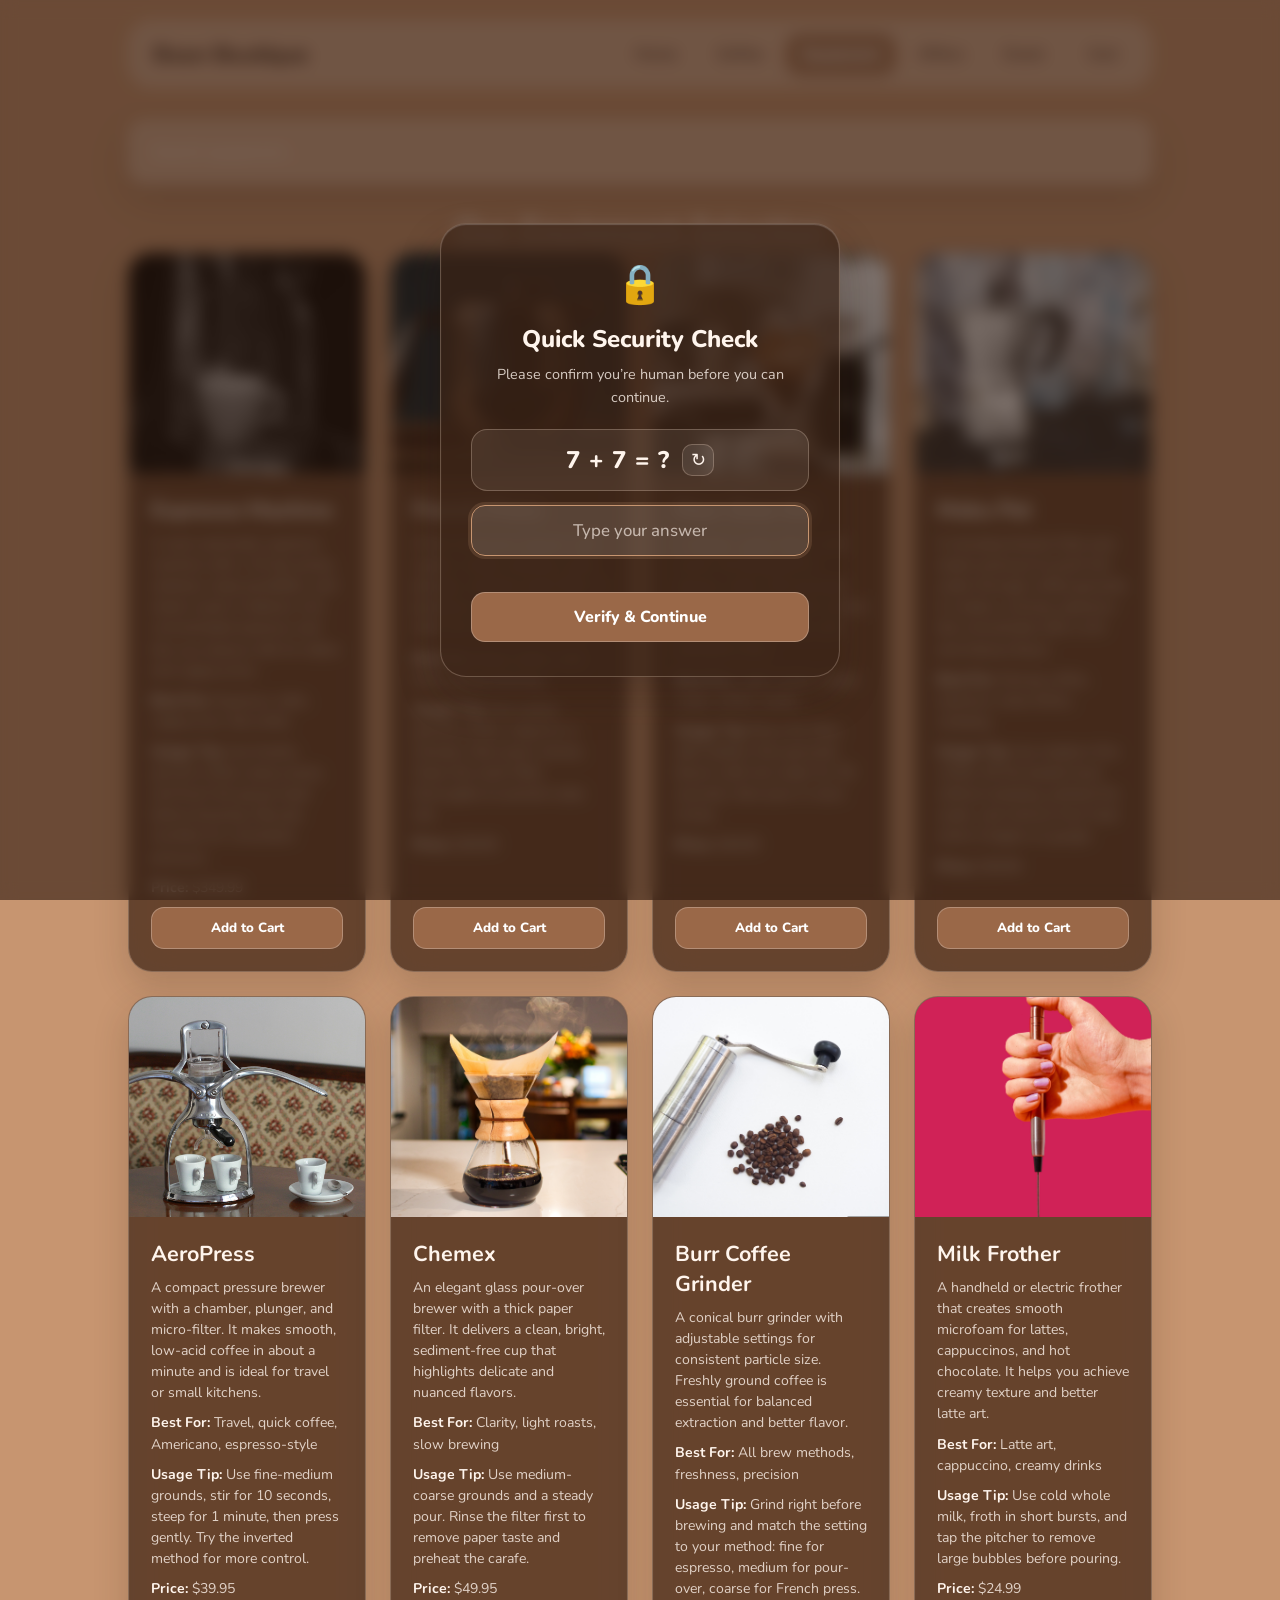
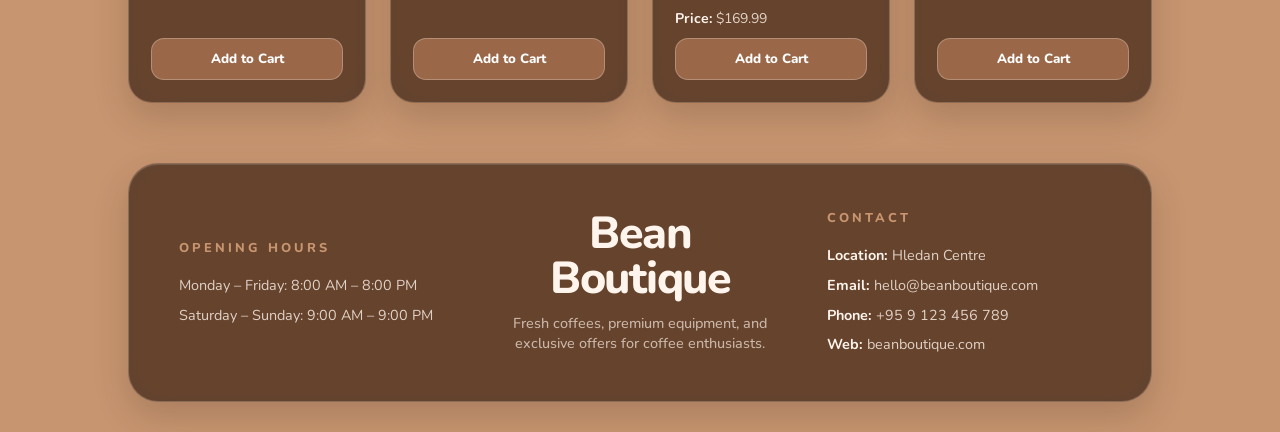
<file: equipment.html>
<!DOCTYPE html>
<html lang="en">

<head>
    <meta charset="UTF-8">
    <meta name="viewport" content="width=device-width, initial-scale=1.0">
    <title>Bean Boutique - Equipment</title>
    <link rel="stylesheet" href="style.css">
</head>

<body>
    <nav class="navbar">
        <div class="nav-container">
            <a href="index.html" class="logo">Bean Boutique</a>

            <button class="hamburger" id="hamburger" aria-label="Toggle navigation">
                <span></span>
                <span></span>
                <span></span>
            </button>

            <div class="nav-menu" id="navMenu">
                <a href="index.html" class="nav-link">Home</a>
                <a href="coffee.html" class="nav-link">Coffee</a>
                <a href="equipment.html" class="nav-link active">Equipment</a>
                <a href="offers.html" class="nav-link">Offers</a>
                <a href="event.html" class="nav-link">Event</a>
                <a href="cart.html" class="nav-link cart">Cart</a>
            </div>
        </div>
    </nav>

    <main class="coffee-page">

        <div class="coffee-search">
            <input type="text" id="coffeeSearch" placeholder="Search equipment...">
        </div>
        <h1 class="page-title">Our Equipment Selection</h1>
        <div class="coffee-grid">
            <div class="coffee-card glass-card">
                <img src="./Images/Espresso-Machine.jpg" alt="Espresso Machine">
                <div class="coffee-info">
                    <h2>Espresso Machine</h2>
                    <p>A semi-automatic espresso machine with a 15-bar pump, stainless steel portafilter, and steam
                        wand. It delivers rich, concentrated espresso and lets you texture milk for lattes and
                        cappuccinos.</p>
                    <p><strong>Best For:</strong> Espresso, latte, cappuccino, flat white</p>
                    <p><strong>Usage Tip:</strong> Use freshly ground coffee, tamp evenly, and flush the group head
                        before brewing. Descale monthly for consistent pressure.</p>
                    <p><strong>Price:</strong> $349.99</p>
                    <button>Add to Cart</button>
                </div>
            </div>

            <div class="coffee-card glass-card">
                <img src="./Images/French-Press.jpg" alt="French Press">
                <div class="coffee-info">
                    <h2>French Press</h2>
                    <p>A full-immersion brewer with a glass carafe, stainless steel plunger, and fine mesh filter. It
                        produces a full-bodied cup with rich oils and deep flavor.</p>
                    <p><strong>Best For:</strong> Bold coffee, cold brew, group brewing</p>
                    <p><strong>Usage Tip:</strong> Use coarse ground coffee, steep for 4 minutes, then press slowly.
                        Clean the mesh filter thoroughly to prevent stale oils.</p>
                    <p><strong>Price:</strong> $39.99</p>
                    <button>Add to Cart</button>
                </div>
            </div>

            <div class="coffee-card glass-card">
                <img src="./Images/Pourover-Kit.jpg" alt="Pour-Over Kit">
                <div class="coffee-info">
                    <h2>Pour-Over Kit</h2>
                    <p>A dripper, paper filters, and server set designed for precise, clean, and aromatic coffee. It
                        gives you full control over bloom, flow rate, and extraction time.</p>
                    <p><strong>Best For:</strong> Light roasts, single-origin coffee, clarity</p>
                    <p><strong>Usage Tip:</strong> Rinse the filter, add medium-fine grounds, bloom with hot water for
                        30 seconds, then pour in slow circles.</p>
                    <p><strong>Price:</strong> $49.99</p>
                    <button>Add to Cart</button>
                </div>
            </div>

            <div class="coffee-card glass-card">
                <img src="./Images/Moka-Pot.jpg" alt="Moka Pot">
                <div class="coffee-info">
                    <h2>Moka Pot</h2>
                    <p>A stovetop brewer that uses steam pressure to push hot water through coffee grounds. It creates a
                        strong, espresso-like concentrate with a rich and intense flavor.</p>
                    <p><strong>Best For:</strong> Strong coffee, espresso-style drinks, camping</p>
                    <p><strong>Usage Tip:</strong> Use medium-fine coffee, fill the basket level without tamping,
                        preheat the water, and remove from heat when it begins to gurgle.</p>
                    <p><strong>Price:</strong> $39.99</p>
                    <button>Add to Cart</button>
                </div>
            </div>

            <div class="coffee-card glass-card">
                <img src="./Images/AeroPress.jpg" alt="AeroPress">
                <div class="coffee-info">
                    <h2>AeroPress</h2>
                    <p>A compact pressure brewer with a chamber, plunger, and micro-filter. It makes smooth, low-acid
                        coffee in about a minute and is ideal for travel or small kitchens.</p>
                    <p><strong>Best For:</strong> Travel, quick coffee, Americano, espresso-style</p>
                    <p><strong>Usage Tip:</strong> Use fine-medium grounds, stir for 10 seconds, steep for 1 minute,
                        then press gently. Try the inverted method for more control.</p>
                    <p><strong>Price:</strong> $39.95</p>
                    <button>Add to Cart</button>
                </div>
            </div>

            <div class="coffee-card glass-card">
                <img src="./Images/Chemex.jpg" alt="Chemex">
                <div class="coffee-info">
                    <h2>Chemex</h2>
                    <p>An elegant glass pour-over brewer with a thick paper filter. It delivers a clean, bright,
                        sediment-free cup that highlights delicate and nuanced flavors.</p>
                    <p><strong>Best For:</strong> Clarity, light roasts, slow brewing</p>
                    <p><strong>Usage Tip:</strong> Use medium-coarse grounds and a steady pour. Rinse the filter first
                        to remove paper taste and preheat the carafe.</p>
                    <p><strong>Price:</strong> $49.95</p>
                    <button>Add to Cart</button>
                </div>
            </div>

            <div class="coffee-card glass-card">
                <img src="./Images/Coffee-Grinder.jpg" alt="Burr Coffee Grinder">
                <div class="coffee-info">
                    <h2>Burr Coffee Grinder</h2>
                    <p>A conical burr grinder with adjustable settings for consistent particle size. Freshly ground
                        coffee is essential for balanced extraction and better flavor.</p>
                    <p><strong>Best For:</strong> All brew methods, freshness, precision</p>
                    <p><strong>Usage Tip:</strong> Grind right before brewing and match the setting to your method: fine
                        for espresso, medium for pour-over, coarse for French press.</p>
                    <p><strong>Price:</strong> $169.99</p>
                    <button>Add to Cart</button>
                </div>
            </div>

            <div class="coffee-card glass-card">
                <img src="./Images/Milk-Frother.jpg" alt="Milk Frother">
                <div class="coffee-info">
                    <h2>Milk Frother</h2>
                    <p>A handheld or electric frother that creates smooth microfoam for lattes, cappuccinos, and hot
                        chocolate. It helps you achieve creamy texture and better latte art.</p>
                    <p><strong>Best For:</strong> Latte art, cappuccino, creamy drinks</p>
                    <p><strong>Usage Tip:</strong> Use cold whole milk, froth in short bursts, and tap the pitcher to
                        remove large bubbles before pouring.</p>
                    <p><strong>Price:</strong> $24.99</p>
                    <button>Add to Cart</button>
                </div>
            </div>
        </div>

    </main>

    <footer class="footer glass-card">
        <div class="footer-container">
            <div class="footer-column">
                <h3>Opening Hours</h3>
                <p>Monday – Friday: 8:00 AM – 8:00 PM</p>
                <p>Saturday – Sunday: 9:00 AM – 9:00 PM</p>
            </div>

            <div class="footer-brand">
                <h2>Bean Boutique</h2>
                <p>Fresh coffees, premium equipment, and exclusive offers for coffee enthusiasts.</p>
            </div>

            <div class="footer-column contact">
                <h3>Contact</h3>
                <p><strong>Location:</strong> Hledan Centre</p>
                <p><strong>Email:</strong> hello@beanboutique.com</p>
                <p><strong>Phone:</strong> +95 9 123 456 789</p>
                <p><strong>Web:</strong> beanboutique.com</p>
            </div>
        </div>
    </footer>
    <script>
        const CART_KEY = "beanBoutiqueCart";

        function getCart() {
            try {
                const raw = localStorage.getItem(CART_KEY);
                return raw ? JSON.parse(raw) : [];
            } catch (e) {
                return [];
            }
        }

        function saveCart(cart) {
            localStorage.setItem(CART_KEY, JSON.stringify(cart));
        }

        function cartCount(cart) {
            cart = cart || getCart();
            return cart.reduce(function (s, i) { return s + (Number(i.qty) || 0); }, 0);
        }

        function updateCartCount() {
            const cartLink = document.querySelector(".nav-link.cart");
            if (!cartLink) return;
            const count = cartCount();
            const old = cartLink.querySelector(".cart-badge");
            if (old) old.remove();
            if (count > 0) {
                const badge = document.createElement("span");
                badge.className = "cart-badge";
                badge.textContent = count > 99 ? "99+" : count;
                cartLink.appendChild(badge);
            }
        }

        function addToCart(item) {
            const cart = getCart();
            const existing = cart.find(function (i) {
                return i.name === item.name && i.type === item.type;
            });
            if (existing) {
                existing.qty += item.qty || 1;
            } else {
                cart.push({
                    name: item.name,
                    price: Number(item.price) || 0,
                    image: item.image || "",
                    type: item.type || "Item",
                    qty: item.qty || 1,
                });
            }
            saveCart(cart);
            updateCartCount();
            showAddedPopup(item.name);
        }

        function showAddedPopup(name) {
            let modal = document.getElementById("addedModal");
            if (!modal) {
                document.body.insertAdjacentHTML("beforeend",
                    '<div class="modal-overlay" id="addedModal">' +
                    '<div class="modal-box">' +
                    '<span class="modal-icon">&#10003;</span>' +
                    '<h3>Added to Cart</h3>' +
                    '<p id="addedMessage">Item added to your cart.</p>' +
                    '<div class="modal-actions">' +
                    '<button type="button" id="addedClose">Keep Shopping</button>' +
                    '<a href="cart.html" class="modal-link">View Cart</a>' +
                    '</div>' +
                    '</div>' +
                    '</div>'
                );
                modal = document.getElementById("addedModal");
                document.getElementById("addedClose").addEventListener("click", function () {
                    modal.classList.remove("active");
                });
                modal.addEventListener("click", function (e) {
                    if (e.target === modal) modal.classList.remove("active");
                });
                document.addEventListener("keydown", function (e) {
                    if (e.key === "Escape") modal.classList.remove("active");
                });
            }
            const msg = document.getElementById("addedMessage");
            if (msg) msg.textContent = '"' + name + '" was added to your cart.';
            modal.classList.add("active");
            clearTimeout(modal._hideTimer);
            modal._hideTimer = setTimeout(function () {
                modal.classList.remove("active");
            }, 2500);
        }

        const hamburger = document.getElementById("hamburger");
        const navMenu = document.getElementById("navMenu");
        hamburger.addEventListener("click", function () {
            hamburger.classList.toggle("active");
            navMenu.classList.toggle("active");
        });
        document.querySelectorAll(".nav-link").forEach(function (link) {
            link.addEventListener("click", function () {
                hamburger.classList.remove("active");
                navMenu.classList.remove("active");
            });
        });

        const search = document.getElementById("coffeeSearch");
        const cards = document.querySelectorAll(".coffee-card");
        search.addEventListener("input", function () {
            const query = search.value.toLowerCase().trim();
            cards.forEach(function (card) {
                const n = card.querySelector("h2").textContent.toLowerCase();
                card.style.display = n.includes(query) ? "flex" : "none";
            });
        });

        cards.forEach(function (card) {
            const btn = card.querySelector("button");
            if (!btn) return;
            btn.addEventListener("click", function () {
                const name = card.querySelector("h2").textContent.trim();
                const img = card.querySelector("img");
                let price = 0;
                card.querySelectorAll("p").forEach(function (p) {
                    if (p.textContent.includes("Price:")) {
                        const m = p.textContent.match(/([\d.]+)/);
                        if (m) price = parseFloat(m[1]);
                    }
                });
                addToCart({
                    name: name,
                    price: price,
                    image: img ? img.getAttribute("src") : "",
                    type: "Coffee",
                    qty: 1,
                });
            });
        });

        updateCartCount();
    </script>
    <script>
        /* =========================
            CAPTCHA 
           ========================= */
        (function () {
            var VERIFIED_KEY = "beanBoutiqueCaptchaOk";

            function getNavigationType() {
                try {
                    var entries = performance.getEntriesByType("navigation");
                    if (entries && entries.length && entries[0].type) {
                        return entries[0].type;
                    }
                    if (performance.navigation) {
                        var t = performance.navigation.type;
                        if (t === 1) return "reload";
                        if (t === 2) return "back_forward";
                    }
                } catch (err) { }
                return "navigate";
            }

            var navType = getNavigationType();

            if (navType === "reload") {
                sessionStorage.removeItem(VERIFIED_KEY);
            }

            if (sessionStorage.getItem(VERIFIED_KEY) === "1" && navType !== "reload") {
                return;
            }

            var overlay = document.createElement("div");
            overlay.className = "captcha-overlay";
            overlay.id = "captchaOverlay";
            overlay.setAttribute("role", "dialog");
            overlay.setAttribute("aria-modal", "true");
            overlay.setAttribute("aria-labelledby", "captchaTitle");

            overlay.innerHTML = [
                '<div class="captcha-box">',
                '<span class="captcha-icon" aria-hidden="true">&#128274;</span>',
                '<h3 id="captchaTitle">Quick Security Check</h3>',
                '<p>Please confirm you&rsquo;re human before you can continue.</p>',
                '<form id="captchaForm" novalidate>',
                '<div class="captcha-challenge" id="captchaChallenge">',
                '<span class="captcha-question" id="captchaQuestion">&nbsp;</span>',
                '<button type="button" class="captcha-refresh" id="captchaRefresh"',
                ' title="Get a new question" aria-label="Get a new question">&#8635;</button>',
                '</div>',
                '<input type="text" id="captchaAnswer" inputmode="numeric" autocomplete="off"',
                ' aria-label="Answer" placeholder="Type your answer">',
                '<p class="captcha-error" id="captchaError" role="alert"></p>',
                '<button type="submit" id="captchaSubmit">Verify &amp; Continue</button>',
                '</form>',
                '</div>'
            ].join("");

            var formEl = overlay.querySelector("#captchaForm");
            var questionEl = overlay.querySelector("#captchaQuestion");
            var answerEl = overlay.querySelector("#captchaAnswer");
            var errorEl = overlay.querySelector("#captchaError");
            var refreshBtn = overlay.querySelector("#captchaRefresh");
            var challengeEl = overlay.querySelector("#captchaChallenge");

            var solution = 0;
            var mounted = false;

            function randomInt(min, max) {
                return Math.floor(Math.random() * (max - min + 1)) + min;
            }

            function newChallenge() {
                var mode = randomInt(0, 2);
                var a, b, text, answer;

                if (mode === 2) {
                    a = randomInt(2, 9);
                    b = randomInt(2, 9);
                    answer = a * b;
                    text = a + " \u00D7 " + b;
                } else if (mode === 1) {
                    a = randomInt(6, 20);
                    b = randomInt(1, a - 1);
                    answer = a - b;
                    text = a + " \u2212 " + b;
                } else {
                    a = randomInt(3, 15);
                    b = randomInt(2, 12);
                    answer = a + b;
                    text = a + " + " + b;
                }

                solution = answer;
                questionEl.textContent = text + " = ?";
                answerEl.value = "";
                errorEl.textContent = "";
            }

            function shake() {
                challengeEl.classList.remove("captcha-shake");
                void challengeEl.offsetWidth;
                challengeEl.classList.add("captcha-shake");
            }

            function mount() {
                if (mounted) return;
                mounted = true;

                document.body.appendChild(overlay);
                document.body.classList.add("captcha-lock");
                newChallenge();

                void overlay.offsetWidth;
                overlay.classList.add("active");

                window.setTimeout(function () { answerEl.focus(); }, 320);
            }

            function close() {
                overlay.classList.remove("active");
                document.body.classList.remove("captcha-lock");

                window.setTimeout(function () {
                    if (overlay.parentNode) overlay.parentNode.removeChild(overlay);
                }, 350);

                window.dispatchEvent(new Event("captchaSolved"));
            }

            refreshBtn.addEventListener("click", function () {
                newChallenge();
                answerEl.focus();
            });

            formEl.addEventListener("submit", function (e) {
                e.preventDefault();

                var value = answerEl.value.trim();

                if (!value) {
                    errorEl.textContent = "Please type your answer.";
                    shake();
                    answerEl.focus();
                    return;
                }

                if (parseInt(value, 10) === solution) {
                    sessionStorage.setItem(VERIFIED_KEY, "1");
                    close();
                    return;
                }

                shake();
                newChallenge();
                errorEl.textContent = "Not quite \u2014 here\u2019s a new question. Try again.";
                answerEl.focus();
            });

            if (document.body) {
                mount();
            } else {
                document.addEventListener("DOMContentLoaded", mount);
            }
        })();
    </script>
</body>

</html>
</file>
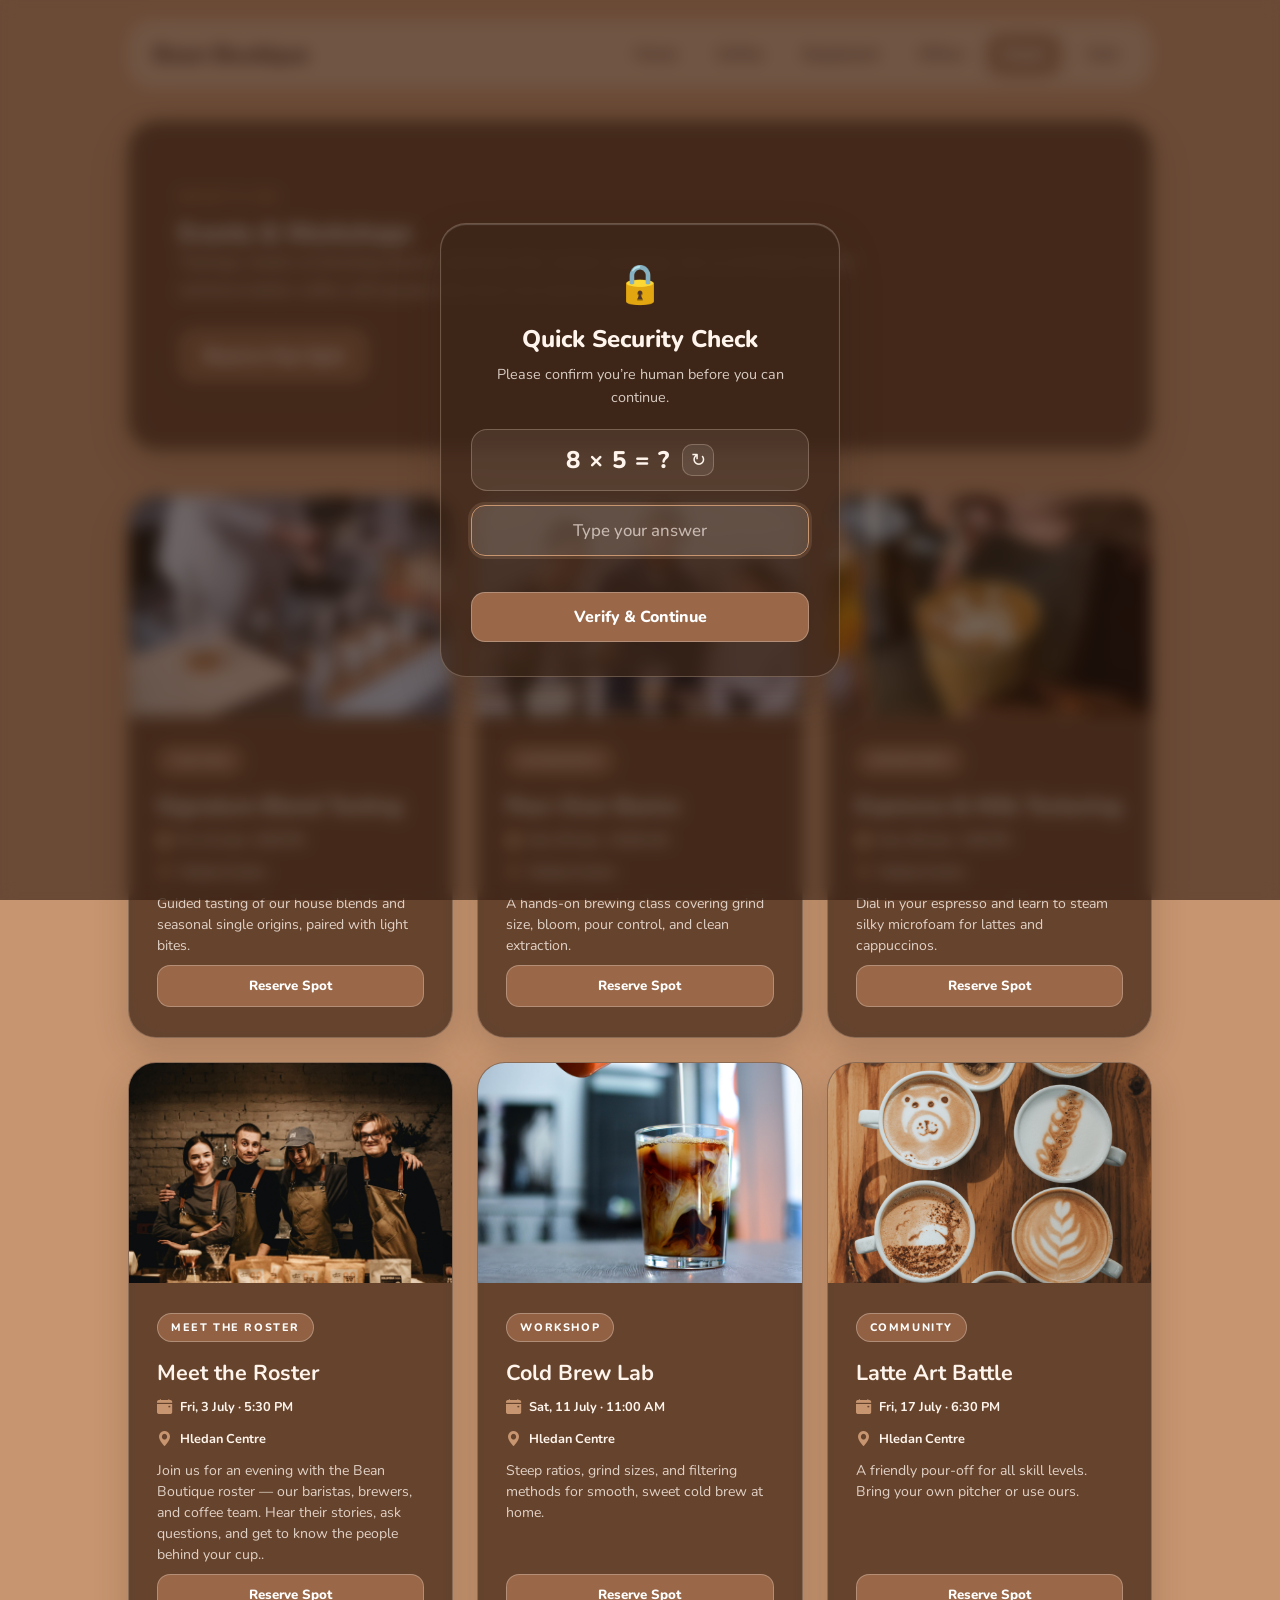
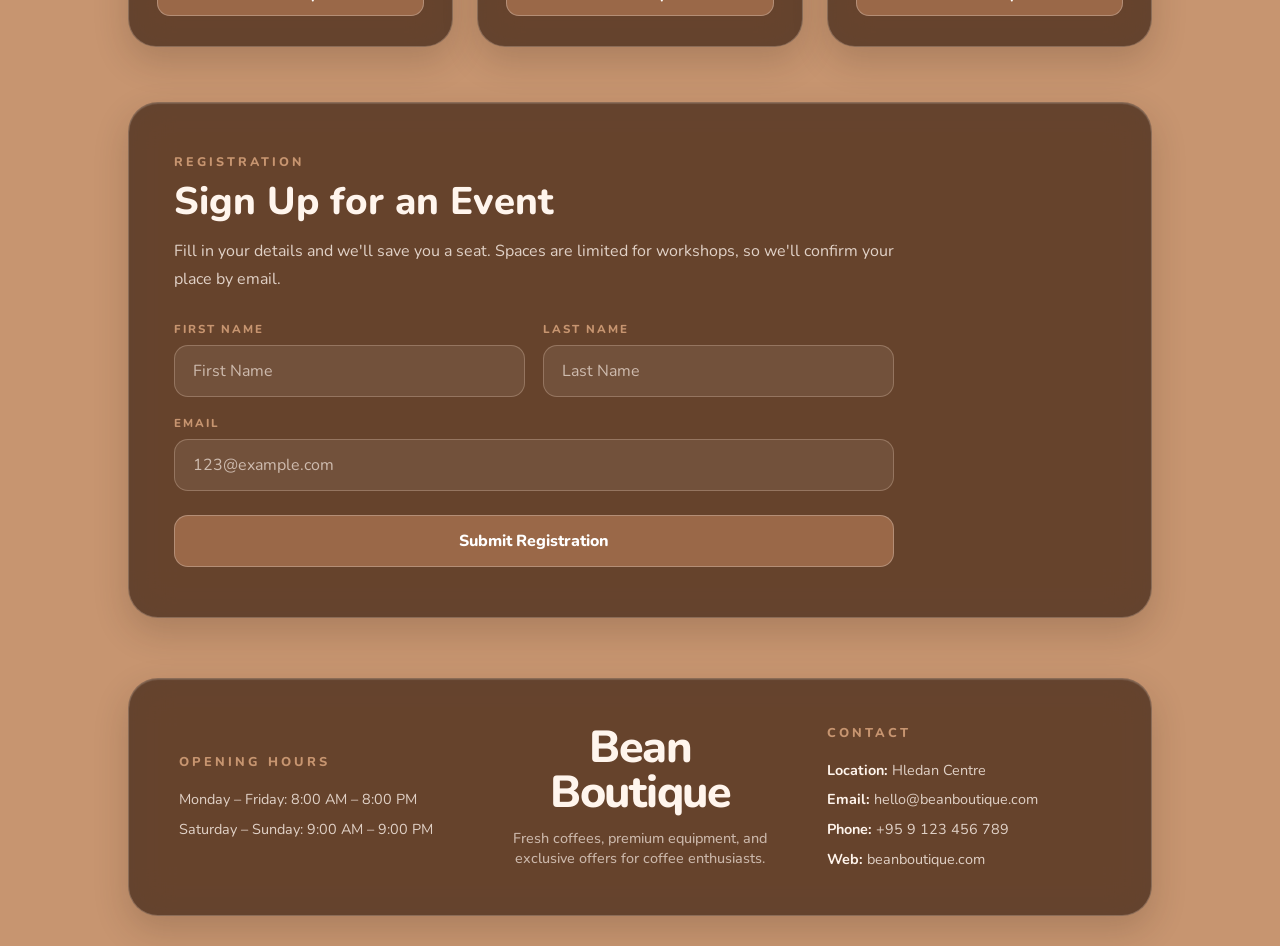
<file: event.html>
<!DOCTYPE html>
<html lang="en">

<head>
    <meta charset="UTF-8">
    <meta name="viewport" content="width=device-width, initial-scale=1.0">
    <title>Bean Boutique - Events</title>
    <link rel="stylesheet" href="style.css">
    <link rel="stylesheet" href="https://cdn.jsdelivr.net/npm/bootstrap-icons@1.11.3/font/bootstrap-icons.min.css">
</head>

<body>
    <nav class="navbar">
        <div class="nav-container">
            <a href="index.html" class="logo">Bean Boutique</a>

            <button class="hamburger" id="hamburger" aria-label="Toggle navigation">
                <span></span>
                <span></span>
                <span></span>
            </button>

            <div class="nav-menu" id="navMenu">
                <a href="index.html" class="nav-link">Home</a>
                <a href="coffee.html" class="nav-link">Coffee</a>
                <a href="equipment.html" class="nav-link">Equipment</a>
                <a href="offers.html" class="nav-link">Offers</a>
                <a href="events.html" class="nav-link active">Event</a>
                <a href="cart.html" class="nav-link cart">Cart</a>
            </div>
        </div>
    </nav>

    <main class="coffee-page">

        <!-- =========================
             HERO
             ========================= -->
        <section class="about-card glass-card events-hero">
            <div class="about-content">
                <p class="section-label">WHAT'S ON</p>
                <h1>Events &amp; Workshops</h1>
                <p>
                    Tastings, hands-on brewing classes, and meet-the-roaster evenings.
                    Join us at Hledan Centre and brew better coffee with people who love it as much as you do.
                </p>
                <a href="#register" class="hero-button">Reserve Your Spot</a>
            </div>
        </section>

        <!-- =========================
             EVENT CARDS
             ========================= -->
        <div class="events-grid">

            <div class="coffee-card glass-card tier-card">
                <img src="./Images/Featured-Event.jpg" alt="Signature Blend Tasting" class="event-image">
                <div class="coffee-info">
                    <span class="tier-badge">Tasting</span>
                    <h2>Signature Blend Tasting</h2>
                    <p class="event-meta"><i class="bi bi-calendar-event-fill"></i> Fri, 12 June · 6:00 PM</p>
                    <p class="event-meta"><i class="bi bi-geo-alt-fill"></i> Hledan Centre</p>
                    <p>Guided tasting of our house blends and seasonal single origins, paired with light bites.</p>
                    <button type="button" onclick="scrollToRegister()">Reserve Spot</button>
                </div>
            </div>

            <div class="coffee-card glass-card tier-card">
                <img src="./Images/Pour-Over.jpg" alt="Pour-Over Basics" class="event-image">
                <div class="coffee-info">
                    <span class="tier-badge">Workshop</span>
                    <h2>Pour-Over Basics</h2>
                    <p class="event-meta"><i class="bi bi-calendar-event-fill"></i> Sat, 20 June · 10:00 AM</p>
                    <p class="event-meta"><i class="bi bi-geo-alt-fill"></i> Hledan Centre</p>
                    <p>A hands-on brewing class covering grind size, bloom, pour control, and clean extraction.</p>
                    <button type="button" onclick="scrollToRegister()">Reserve Spot</button>
                </div>
            </div>

            <div class="coffee-card glass-card tier-card">
                <img src="./Images/Latte-Art.jpg" alt="Espresso and Milk Workshop" class="event-image">
                <div class="coffee-info">
                    <span class="tier-badge">Workshop</span>
                    <h2>Espresso &amp; Milk Texturing</h2>
                    <p class="event-meta"><i class="bi bi-calendar-event-fill"></i> Sun, 28 June · 2:00 PM</p>
                    <p class="event-meta"><i class="bi bi-geo-alt-fill"></i> Hledan Centre</p>
                    <p>Dial in your espresso and learn to steam silky microfoam for lattes and cappuccinos.</p>
                    <button type="button" onclick="scrollToRegister()">Reserve Spot</button>
                </div>
            </div>

            <div class="coffee-card glass-card tier-card">
                <img src="./Images/Roster.jpg" alt="Meet the Roster" class="event-image">
                <div class="coffee-info">
                    <span class="tier-badge">Meet the Roster</span>
                    <h2>Meet the Roster</h2>
                    <p class="event-meta"><i class="bi bi-calendar-event-fill"></i> Fri, 3 July · 5:30 PM</p>
                    <p class="event-meta"><i class="bi bi-geo-alt-fill"></i> Hledan Centre</p>
                    <p>Join us for an evening with the Bean Boutique roster — our baristas, brewers, and coffee team.
                        Hear their stories, ask questions, and get to know the people behind your cup..</p>
                    <button type="button" onclick="scrollToRegister()">Reserve Spot</button>
                </div>
            </div>

            <div class="coffee-card glass-card tier-card">
                <img src="./Images/Cold-Brew.jpg" alt="Cold Brew Lab" class="event-image">
                <div class="coffee-info">
                    <span class="tier-badge">Workshop</span>
                    <h2>Cold Brew Lab</h2>
                    <p class="event-meta"><i class="bi bi-calendar-event-fill"></i> Sat, 11 July · 11:00 AM</p>
                    <p class="event-meta"><i class="bi bi-geo-alt-fill"></i> Hledan Centre</p>
                    <p>Steep ratios, grind sizes, and filtering methods for smooth, sweet cold brew at home.</p>
                    <button type="button" onclick="scrollToRegister()">Reserve Spot</button>
                </div>
            </div>

            <div class="coffee-card glass-card tier-card">
                <img src="./Images/Latte-art-battle.jpg" alt="Latte Art Battle" class="event-image">
                <div class="coffee-info">
                    <span class="tier-badge">Community</span>
                    <h2>Latte Art Battle</h2>
                    <p class="event-meta"><i class="bi bi-calendar-event-fill"></i> Fri, 17 July · 6:30 PM</p>
                    <p class="event-meta"><i class="bi bi-geo-alt-fill"></i> Hledan Centre</p>
                    <p>A friendly pour-off for all skill levels. Bring your own pitcher or use ours.</p>
                    <button type="button" onclick="scrollToRegister()">Reserve Spot</button>
                </div>
            </div>

        </div>

        <!-- =========================
             REGISTRATION
             ========================= -->
        <section class="register-section" id="register">
            <div class="about-card glass-card register-card">
                <div class="about-content register-content">
                    <p class="section-label">REGISTRATION</p>
                    <h2>Sign Up for an Event</h2>
                    <p>
                        Fill in your details and we'll save you a seat. Spaces are limited for workshops,
                        so we'll confirm your place by email.
                    </p>

                    <form class="register-form" id="registerForm">
                        <div class="form-row">
                            <div class="form-group">
                                <label for="firstName">First Name</label>
                                <input type="text" id="firstName" name="firstName" placeholder="First Name" required>
                            </div>

                            <div class="form-group">
                                <label for="lastName">Last Name</label>
                                <input type="text" id="lastName" name="lastName" placeholder="Last Name" required>
                            </div>
                        </div>

                        <div class="form-group">
                            <label for="email">Email</label>
                            <input type="email" id="email" name="email" placeholder="123@example.com" required>
                        </div>

                        <button type="submit">Submit Registration</button>
                    </form>
                </div>
            </div>
        </section>

    </main>

    <footer class="footer glass-card">
        <div class="footer-container">
            <div class="footer-column">
                <h3>Opening Hours</h3>
                <p>Monday – Friday: 8:00 AM – 8:00 PM</p>
                <p>Saturday – Sunday: 9:00 AM – 9:00 PM</p>
            </div>

            <div class="footer-brand">
                <h2>Bean Boutique</h2>
                <p>Fresh coffees, premium equipment, and exclusive offers for coffee enthusiasts.</p>
            </div>

            <div class="footer-column contact">
                <h3>Contact</h3>
                <p><strong>Location:</strong> Hledan Centre</p>
                <p><strong>Email:</strong> hello@beanboutique.com</p>
                <p><strong>Phone:</strong> +95 9 123 456 789</p>
                <p><strong>Web:</strong> beanboutique.com</p>
            </div>
        </div>
    </footer>

    <script>
        // =========================
        // DYNAMIC POPUP CREATION
        // =========================
        (function createSuccessModal() {
            const modalHTML = `
                <div class="modal-overlay" id="successModal">
                    <div class="modal-box">
                        <i class="bi bi-check-circle-fill modal-icon"></i>
                        <h3>Registration Submitted</h3>
                        <p id="modalMessage">Thanks! We've received your registration and will email you a confirmation shortly.</p>
                        <button type="button" id="modalClose">Great, thanks!</button>
                    </div>
                </div>
            `;
            document.body.insertAdjacentHTML('beforeend', modalHTML);
        })();

        // =========================
        // NAVIGATION
        // =========================
        const hamburger = document.getElementById("hamburger");
        const navMenu = document.getElementById("navMenu");

        hamburger.addEventListener("click", () => {
            hamburger.classList.toggle("active");
            navMenu.classList.toggle("active");
        });

        document.querySelectorAll(".nav-link").forEach(link => {
            link.addEventListener("click", () => {
                hamburger.classList.remove("active");
                navMenu.classList.remove("active");
            });
        });

        // =========================
        // SCROLL TO REGISTER
        // =========================
        function scrollToRegister() {
            document.getElementById("register").scrollIntoView({ behavior: "smooth" });
        }

        // =========================
        // FORM SUBMISSION + POPUP
        // =========================
        const registerForm = document.getElementById("registerForm");
        const successModal = document.getElementById("successModal");
        const modalMessage = document.getElementById("modalMessage");
        const modalClose = document.getElementById("modalClose");

        registerForm.addEventListener("submit", function (e) {
            e.preventDefault();

            if (!registerForm.checkValidity()) {
                registerForm.reportValidity();
                return;
            }

            const firstName = document.getElementById("firstName").value.trim();

            modalMessage.textContent =
                "Thanks, " + firstName + "! We've received your registration and will email you a confirmation shortly.";

            successModal.classList.add("active");
            registerForm.reset();
        });

        function closeModal() {
            successModal.classList.remove("active");
        }

        modalClose.addEventListener("click", closeModal);

        successModal.addEventListener("click", function (e) {
            if (e.target === successModal) {
                closeModal();
            }
        });

        document.addEventListener("keydown", function (e) {
            if (e.key === "Escape") {
                closeModal();
            }
        });
    </script>
    <script>
        /* =========================
            CAPTCHA 
           ========================= */
        (function () {
            var VERIFIED_KEY = "beanBoutiqueCaptchaOk";

            function getNavigationType() {
                try {
                    var entries = performance.getEntriesByType("navigation");
                    if (entries && entries.length && entries[0].type) {
                        return entries[0].type;
                    }
                    if (performance.navigation) {
                        var t = performance.navigation.type;
                        if (t === 1) return "reload";
                        if (t === 2) return "back_forward";
                    }
                } catch (err) { }
                return "navigate";
            }

            var navType = getNavigationType();

            if (navType === "reload") {
                sessionStorage.removeItem(VERIFIED_KEY);
            }

            if (sessionStorage.getItem(VERIFIED_KEY) === "1" && navType !== "reload") {
                return;
            }

            var overlay = document.createElement("div");
            overlay.className = "captcha-overlay";
            overlay.id = "captchaOverlay";
            overlay.setAttribute("role", "dialog");
            overlay.setAttribute("aria-modal", "true");
            overlay.setAttribute("aria-labelledby", "captchaTitle");

            overlay.innerHTML = [
                '<div class="captcha-box">',
                '<span class="captcha-icon" aria-hidden="true">&#128274;</span>',
                '<h3 id="captchaTitle">Quick Security Check</h3>',
                '<p>Please confirm you&rsquo;re human before you can continue.</p>',
                '<form id="captchaForm" novalidate>',
                '<div class="captcha-challenge" id="captchaChallenge">',
                '<span class="captcha-question" id="captchaQuestion">&nbsp;</span>',
                '<button type="button" class="captcha-refresh" id="captchaRefresh"',
                ' title="Get a new question" aria-label="Get a new question">&#8635;</button>',
                '</div>',
                '<input type="text" id="captchaAnswer" inputmode="numeric" autocomplete="off"',
                ' aria-label="Answer" placeholder="Type your answer">',
                '<p class="captcha-error" id="captchaError" role="alert"></p>',
                '<button type="submit" id="captchaSubmit">Verify &amp; Continue</button>',
                '</form>',
                '</div>'
            ].join("");

            var formEl = overlay.querySelector("#captchaForm");
            var questionEl = overlay.querySelector("#captchaQuestion");
            var answerEl = overlay.querySelector("#captchaAnswer");
            var errorEl = overlay.querySelector("#captchaError");
            var refreshBtn = overlay.querySelector("#captchaRefresh");
            var challengeEl = overlay.querySelector("#captchaChallenge");

            var solution = 0;
            var mounted = false;

            function randomInt(min, max) {
                return Math.floor(Math.random() * (max - min + 1)) + min;
            }

            function newChallenge() {
                var mode = randomInt(0, 2);
                var a, b, text, answer;

                if (mode === 2) {
                    a = randomInt(2, 9);
                    b = randomInt(2, 9);
                    answer = a * b;
                    text = a + " \u00D7 " + b;
                } else if (mode === 1) {
                    a = randomInt(6, 20);
                    b = randomInt(1, a - 1);
                    answer = a - b;
                    text = a + " \u2212 " + b;
                } else {
                    a = randomInt(3, 15);
                    b = randomInt(2, 12);
                    answer = a + b;
                    text = a + " + " + b;
                }

                solution = answer;
                questionEl.textContent = text + " = ?";
                answerEl.value = "";
                errorEl.textContent = "";
            }

            function shake() {
                challengeEl.classList.remove("captcha-shake");
                void challengeEl.offsetWidth;
                challengeEl.classList.add("captcha-shake");
            }

            function mount() {
                if (mounted) return;
                mounted = true;

                document.body.appendChild(overlay);
                document.body.classList.add("captcha-lock");
                newChallenge();

                void overlay.offsetWidth;
                overlay.classList.add("active");

                window.setTimeout(function () { answerEl.focus(); }, 320);
            }

            function close() {
                overlay.classList.remove("active");
                document.body.classList.remove("captcha-lock");

                window.setTimeout(function () {
                    if (overlay.parentNode) overlay.parentNode.removeChild(overlay);
                }, 350);

                window.dispatchEvent(new Event("captchaSolved"));
            }

            refreshBtn.addEventListener("click", function () {
                newChallenge();
                answerEl.focus();
            });

            formEl.addEventListener("submit", function (e) {
                e.preventDefault();

                var value = answerEl.value.trim();

                if (!value) {
                    errorEl.textContent = "Please type your answer.";
                    shake();
                    answerEl.focus();
                    return;
                }

                if (parseInt(value, 10) === solution) {
                    sessionStorage.setItem(VERIFIED_KEY, "1");
                    close();
                    return;
                }

                shake();
                newChallenge();
                errorEl.textContent = "Not quite \u2014 here\u2019s a new question. Try again.";
                answerEl.focus();
            });

            if (document.body) {
                mount();
            } else {
                document.addEventListener("DOMContentLoaded", mount);
            }
        })();
    </script>
</body>

</html>
</file>
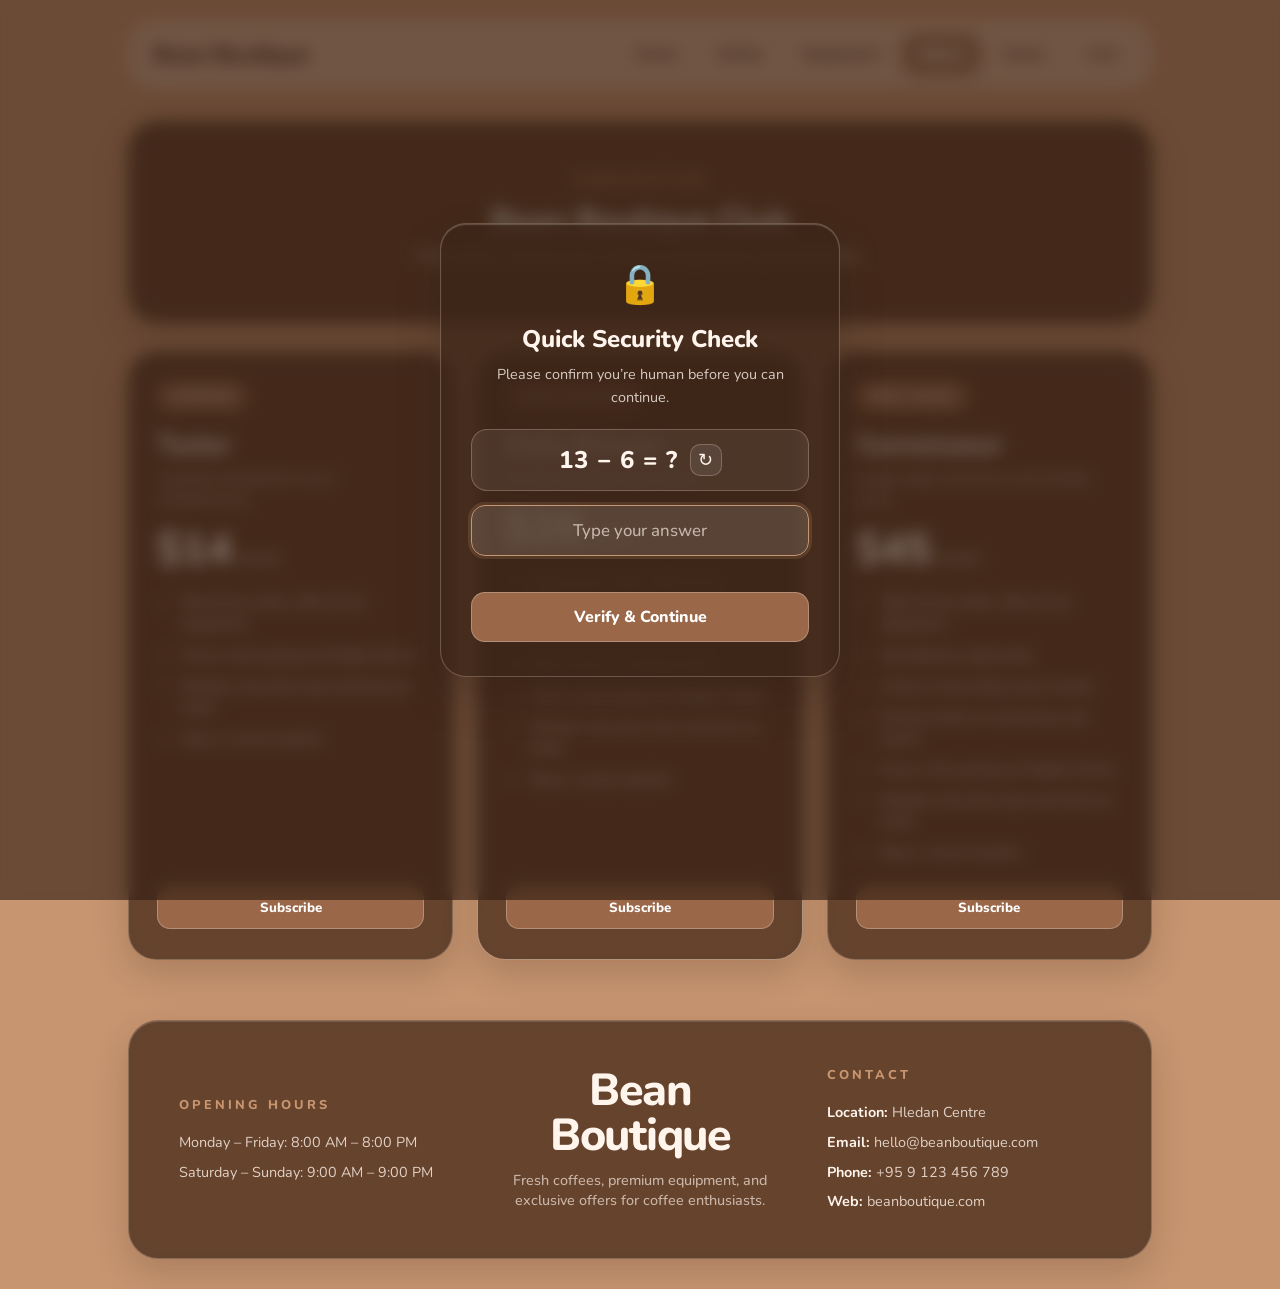
<file: offers.html>
<!DOCTYPE html>
<html lang="en">

<head>
    <meta charset="UTF-8">
    <meta name="viewport" content="width=device-width, initial-scale=1.0">
    <title>Bean Boutique - Offers</title>
    <link rel="stylesheet" href="style.css">
</head>

<body>
    <nav class="navbar">
        <div class="nav-container">
            <a href="index.html" class="logo">Bean Boutique</a>

            <button class="hamburger" id="hamburger" aria-label="Toggle navigation">
                <span></span>
                <span></span>
                <span></span>
            </button>

            <div class="nav-menu" id="navMenu">
                <a href="index.html" class="nav-link">Home</a>
                <a href="coffee.html" class="nav-link">Coffee</a>
                <a href="equipment.html" class="nav-link">Equipment</a>
                <a href="offers.html" class="nav-link active">Offers</a>
                <a href="event.html" class="nav-link">Event</a>
                <a href="cart.html" class="nav-link cart">Cart</a>
            </div>
        </div>
    </nav>

    <main class="coffee-page">

        <div class="about-card glass-card subscription-card offers-heading">
            <div class="about-content">
                <p class="section-label">SUBSCRIPTION</p>
                <h1>Bean Boutique Club</h1>
                <p>
                    Pick a plan, choose your coffee or equipment, get discounts.
                </p>
            </div>
        </div>

        <!-- TIERS -->
        <div class="offers-grid">

            <div class="coffee-card glass-card tier-card">
                <div class="coffee-info">
                    <span class="tier-badge">Starter</span>
                    <h2 class="tier-name">Taster</h2>
                    <p class="tier-tagline">A gentle introduction to our establishment.</p>
                    <p class="tier-price">$14<span>/month</span></p>

                    <ul class="tier-features">
                        <li>5% off all coffee, 10% off all equipment</li>
                        <li>Free in-store pickup at Hledan Centre</li>
                        <li>Member-only brew tips and tricks by email</li>
                        <li>Skip or cancel anytime</li>
                    </ul>

                    <button type="button">Subscribe</button>
                </div>
            </div>

            <div class="coffee-card glass-card tier-card featured">
                <div class="coffee-info">
                    <span class="tier-badge">Most Popular</span>
                    <h2 class="tier-name">Daily Brewer</h2>
                    <p class="tier-tagline">For the everyday cup at home.</p>
                    <p class="tier-price">$26<span>/month</span></p>

                    <ul class="tier-features">
                        <li>10% off all coffee, 20% off all equipment</li>
                        <li>Free local delivery to your door</li>
                        <li>Early access to tasting events</li>
                        <li>Free in-store pickup at Hledan Centre</li>
                        <li>Member-only brew tips and tricks by email</li>
                        <li>Skip or cancel anytime</li>
                    </ul>

                    <button type="button">Subscribe</button>
                </div>
            </div>

            <div class="coffee-card glass-card tier-card">
                <div class="coffee-info">
                    <span class="tier-badge">Best Value</span>
                    <h2 class="tier-name">Connoisseur</h2>
                    <p class="tier-tagline">Single-origin selections and member perks.</p>
                    <p class="tier-price">$45<span>/month</span></p>

                    <ul class="tier-features">
                        <li>15% off all coffee, 25% off all equipment</li>
                        <li>Free delivery nationwide</li>
                        <li>2 free in-store drinks every month</li>
                        <li>Priority invites to workshops and events</li>
                        <li>Free in-store pickup at Hledan Centre</li>
                        <li>Member-only brew tips and tricks by email</li>
                        <li>Skip or cancel anytime</li>
                    </ul>

                    <button type="button">Subscribe</button>
                </div>
            </div>

        </div>
    </main>

    <footer class="footer glass-card">
        <div class="footer-container">
            <div class="footer-column">
                <h3>Opening Hours</h3>
                <p>Monday – Friday: 8:00 AM – 8:00 PM</p>
                <p>Saturday – Sunday: 9:00 AM – 9:00 PM</p>
            </div>

            <div class="footer-brand">
                <h2>Bean Boutique</h2>
                <p>Fresh coffees, premium equipment, and exclusive offers for coffee enthusiasts.</p>
            </div>

            <div class="footer-column contact">
                <h3>Contact</h3>
                <p><strong>Location:</strong> Hledan Centre</p>
                <p><strong>Email:</strong> hello@beanboutique.com</p>
                <p><strong>Phone:</strong> +95 9 123 456 789</p>
                <p><strong>Web:</strong> beanboutique.com</p>
            </div>
        </div>
    </footer>
    <script>
        const CART_KEY = "beanBoutiqueCart";

        function getCart() {
            try {
                const raw = localStorage.getItem(CART_KEY);
                return raw ? JSON.parse(raw) : [];
            } catch (e) {
                return [];
            }
        }

        function saveCart(cart) {
            localStorage.setItem(CART_KEY, JSON.stringify(cart));
        }

        function cartCount(cart) {
            cart = cart || getCart();
            return cart.reduce(function (s, i) { return s + (Number(i.qty) || 0); }, 0);
        }

        function updateCartCount() {
            const cartLink = document.querySelector(".nav-link.cart");
            if (!cartLink) return;
            const count = cartCount();
            const old = cartLink.querySelector(".cart-badge");
            if (old) old.remove();
            if (count > 0) {
                const badge = document.createElement("span");
                badge.className = "cart-badge";
                badge.textContent = count > 99 ? "99+" : count;
                cartLink.appendChild(badge);
            }
        }

        function addToCart(item) {
            const cart = getCart();
            const existing = cart.find(function (i) {
                return i.name === item.name && i.type === item.type;
            });
            if (existing) {
                existing.qty += item.qty || 1;
            } else {
                cart.push({
                    name: item.name,
                    price: Number(item.price) || 0,
                    image: item.image || "",
                    type: item.type || "Item",
                    qty: item.qty || 1,
                });
            }
            saveCart(cart);
            updateCartCount();
            showAddedPopup(item.name);
        }

        function showAddedPopup(name) {
            let modal = document.getElementById("addedModal");
            if (!modal) {
                document.body.insertAdjacentHTML("beforeend",
                    '<div class="modal-overlay" id="addedModal">' +
                    '<div class="modal-box">' +
                    '<span class="modal-icon">&#10003;</span>' +
                    '<h3>Added to Cart</h3>' +
                    '<p id="addedMessage">Item added to your cart.</p>' +
                    '<div class="modal-actions">' +
                    '<button type="button" id="addedClose">Keep Shopping</button>' +
                    '<a href="cart.html" class="modal-link">View Cart</a>' +
                    '</div>' +
                    '</div>' +
                    '</div>'
                );
                modal = document.getElementById("addedModal");
                document.getElementById("addedClose").addEventListener("click", function () {
                    modal.classList.remove("active");
                });
                modal.addEventListener("click", function (e) {
                    if (e.target === modal) modal.classList.remove("active");
                });
                document.addEventListener("keydown", function (e) {
                    if (e.key === "Escape") modal.classList.remove("active");
                });
            }
            const msg = document.getElementById("addedMessage");
            if (msg) msg.textContent = '"' + name + '" was added to your cart.';
            modal.classList.add("active");
            clearTimeout(modal._hideTimer);
            modal._hideTimer = setTimeout(function () {
                modal.classList.remove("active");
            }, 2500);
        }

        const hamburger = document.getElementById("hamburger");
        const navMenu = document.getElementById("navMenu");
        hamburger.addEventListener("click", function () {
            hamburger.classList.toggle("active");
            navMenu.classList.toggle("active");
        });
        document.querySelectorAll(".nav-link").forEach(function (link) {
            link.addEventListener("click", function () {
                hamburger.classList.remove("active");
                navMenu.classList.remove("active");
            });
        });

        document.querySelectorAll(".tier-card").forEach(function (card) {
            const btn = card.querySelector("button");
            if (!btn) return;
            btn.addEventListener("click", function () {
                const nameEl = card.querySelector(".tier-name");
                const priceEl = card.querySelector(".tier-price");
                const name = nameEl ? nameEl.textContent.trim() : "Subscription";
                let price = 0;
                if (priceEl) {
                    const m = priceEl.textContent.match(/([\d.]+)/);
                    if (m) price = parseFloat(m[1]);
                }
                addToCart({
                    name: name + " Subscription",
                    price: price,
                    image: "",
                    type: "Subscription",
                    qty: 1,
                });
            });
        });

        updateCartCount();
    </script>
    <script>
        /* =========================
            CAPTCHA 
           ========================= */
        (function () {
            var VERIFIED_KEY = "beanBoutiqueCaptchaOk";

            function getNavigationType() {
                try {
                    var entries = performance.getEntriesByType("navigation");
                    if (entries && entries.length && entries[0].type) {
                        return entries[0].type;
                    }
                    if (performance.navigation) {
                        var t = performance.navigation.type;
                        if (t === 1) return "reload";
                        if (t === 2) return "back_forward";
                    }
                } catch (err) { }
                return "navigate";
            }

            var navType = getNavigationType();

            if (navType === "reload") {
                sessionStorage.removeItem(VERIFIED_KEY);
            }

            if (sessionStorage.getItem(VERIFIED_KEY) === "1" && navType !== "reload") {
                return;
            }

            var overlay = document.createElement("div");
            overlay.className = "captcha-overlay";
            overlay.id = "captchaOverlay";
            overlay.setAttribute("role", "dialog");
            overlay.setAttribute("aria-modal", "true");
            overlay.setAttribute("aria-labelledby", "captchaTitle");

            overlay.innerHTML = [
                '<div class="captcha-box">',
                '<span class="captcha-icon" aria-hidden="true">&#128274;</span>',
                '<h3 id="captchaTitle">Quick Security Check</h3>',
                '<p>Please confirm you&rsquo;re human before you can continue.</p>',
                '<form id="captchaForm" novalidate>',
                '<div class="captcha-challenge" id="captchaChallenge">',
                '<span class="captcha-question" id="captchaQuestion">&nbsp;</span>',
                '<button type="button" class="captcha-refresh" id="captchaRefresh"',
                ' title="Get a new question" aria-label="Get a new question">&#8635;</button>',
                '</div>',
                '<input type="text" id="captchaAnswer" inputmode="numeric" autocomplete="off"',
                ' aria-label="Answer" placeholder="Type your answer">',
                '<p class="captcha-error" id="captchaError" role="alert"></p>',
                '<button type="submit" id="captchaSubmit">Verify &amp; Continue</button>',
                '</form>',
                '</div>'
            ].join("");

            var formEl = overlay.querySelector("#captchaForm");
            var questionEl = overlay.querySelector("#captchaQuestion");
            var answerEl = overlay.querySelector("#captchaAnswer");
            var errorEl = overlay.querySelector("#captchaError");
            var refreshBtn = overlay.querySelector("#captchaRefresh");
            var challengeEl = overlay.querySelector("#captchaChallenge");

            var solution = 0;
            var mounted = false;

            function randomInt(min, max) {
                return Math.floor(Math.random() * (max - min + 1)) + min;
            }

            function newChallenge() {
                var mode = randomInt(0, 2);
                var a, b, text, answer;

                if (mode === 2) {
                    a = randomInt(2, 9);
                    b = randomInt(2, 9);
                    answer = a * b;
                    text = a + " \u00D7 " + b;
                } else if (mode === 1) {
                    a = randomInt(6, 20);
                    b = randomInt(1, a - 1);
                    answer = a - b;
                    text = a + " \u2212 " + b;
                } else {
                    a = randomInt(3, 15);
                    b = randomInt(2, 12);
                    answer = a + b;
                    text = a + " + " + b;
                }

                solution = answer;
                questionEl.textContent = text + " = ?";
                answerEl.value = "";
                errorEl.textContent = "";
            }

            function shake() {
                challengeEl.classList.remove("captcha-shake");
                void challengeEl.offsetWidth;
                challengeEl.classList.add("captcha-shake");
            }

            function mount() {
                if (mounted) return;
                mounted = true;

                document.body.appendChild(overlay);
                document.body.classList.add("captcha-lock");
                newChallenge();

                void overlay.offsetWidth;
                overlay.classList.add("active");

                window.setTimeout(function () { answerEl.focus(); }, 320);
            }

            function close() {
                overlay.classList.remove("active");
                document.body.classList.remove("captcha-lock");

                window.setTimeout(function () {
                    if (overlay.parentNode) overlay.parentNode.removeChild(overlay);
                }, 350);

                window.dispatchEvent(new Event("captchaSolved"));
            }

            refreshBtn.addEventListener("click", function () {
                newChallenge();
                answerEl.focus();
            });

            formEl.addEventListener("submit", function (e) {
                e.preventDefault();

                var value = answerEl.value.trim();

                if (!value) {
                    errorEl.textContent = "Please type your answer.";
                    shake();
                    answerEl.focus();
                    return;
                }

                if (parseInt(value, 10) === solution) {
                    sessionStorage.setItem(VERIFIED_KEY, "1");
                    close();
                    return;
                }

                shake();
                newChallenge();
                errorEl.textContent = "Not quite \u2014 here\u2019s a new question. Try again.";
                answerEl.focus();
            });

            if (document.body) {
                mount();
            } else {
                document.addEventListener("DOMContentLoaded", mount);
            }
        })();
    </script>
</body>

</html>
</file>
<file: style.css>
@import url('https://fonts.googleapis.com/css2?family=Nunito:wght@400;500;600;700;800&display=swap');

* {
    margin: 0;
    padding: 0;
    box-sizing: border-box;
}

:root {
    --glass: rgba(255, 255, 255, 0.25);
    --glass-border: rgba(255, 255, 255, 0.45);
    --coffee: #9a6848;
    --coffee-dark: #70452f;
    --coffee-light: #c79570;
    --text: #4b3428;

    --card-bg: rgba(60, 36, 24, 0.72);
    --card-bg-hover: rgba(105, 64, 42, 0.78);
    --card-border: rgba(255, 225, 205, 0.25);
    --card-border-hover: rgba(255, 225, 205, 0.4);
    --card-shadow: 0 14px 35px rgba(45, 25, 15, 0.18), inset 0 1px 1px rgba(255, 255, 255, 0.14);
    --card-shadow-hover: 0 20px 40px rgba(45, 25, 15, 0.25), inset 0 1px 1px rgba(255, 255, 255, 0.2);

    --cream: #fff5ed;
    --cream-soft: rgba(255, 245, 237, 0.8);
    --cream-faint: rgba(255, 245, 237, 0.65);
}

body {
    background: var(--coffee-light);
    font-family: "Nunito", sans-serif;
    min-height: 100vh;
}

html {
    scroll-behavior: smooth;
}

/* =========================
   GLASS CARD
   ========================= */

.glass-card {
    background: var(--card-bg);
    border: 1px solid var(--card-border);
    box-shadow: var(--card-shadow);
    backdrop-filter: blur(20px) saturate(130%);
    -webkit-backdrop-filter: blur(20px) saturate(130%);
    color: white;
    transition: all 0.35s ease;
}

.glass-card:hover {
    transform: translateY(-6px);
    background: var(--card-bg-hover);
    border-color: var(--card-border-hover);
    box-shadow: var(--card-shadow-hover);
}

/* =========================
   NAVBAR
   ========================= */

.navbar {
    width: 100%;
    padding: 20px 0;
    position: fixed;
    top: 0;
    left: 0;
    z-index: 1000;
}

.nav-container {
    width: 80%;
    max-width: 1400px;
    margin: auto;
    display: flex;
    align-items: center;
    justify-content: space-between;
    padding: 12px 16px 12px 24px;
    background: var(--glass);
    border: 1px solid var(--glass-border);
    border-radius: 24px;
    box-shadow: var(--coffee-light) 0 0 0 1px inset;
    backdrop-filter: blur(20px);
    -webkit-backdrop-filter: blur(20px);
    transition: all 0.35s ease;
}

.logo {
    color: var(--text);
    text-decoration: none;
    font-size: 1.45rem;
    font-weight: 800;
    letter-spacing: -0.5px;
    white-space: nowrap;
}

.nav-menu {
    display: flex;
    align-items: center;
    gap: 6px;
}

.nav-link {
    position: relative;
    padding: 11px 17px;
    color: var(--text);
    text-decoration: none;
    font-size: 0.95rem;
    font-weight: 700;
    border-radius: 15px;
    transition: color 0.3s ease, background 0.3s ease, transform 0.3s ease, box-shadow 0.3s ease;
}

.nav-link:hover {
    color: white;
    background: linear-gradient(135deg, var(--coffee-light), var(--coffee));
    transform: translateY(-2px);
    box-shadow: 0 6px 15px rgba(112, 69, 47, 0.18), inset 0 1px 1px rgba(255, 255, 255, 0.35);
}

.nav-link.active {
    color: white;
    background: rgba(154, 104, 72, 0.78);
    box-shadow: inset 0 1px 1px rgba(255, 255, 255, 0.3), 0 4px 12px rgba(112, 69, 47, 0.12);
}

.nav-link.cart {
    position: relative;
    margin-left: 4px;
}

.cart-badge {
    position: absolute;
    top: -4px;
    right: -4px;
    min-width: 20px;
    height: 20px;
    padding: 0 6px;
    display: inline-flex;
    align-items: center;
    justify-content: center;
    border-radius: 20px;
    background: #b24834;
    border: 1px solid rgba(255, 255, 255, 0.5);
    color: white;
    font-size: 0.68rem;
    font-weight: 800;
    line-height: 1;
    box-shadow: 0 4px 10px rgba(45, 25, 15, 0.25);
}

/* Hamburger */

.hamburger {
    display: none;
    width: 45px;
    height: 45px;
    border: none;
    border-radius: 14px;
    background: var(--glass);
    cursor: pointer;
    align-items: center;
    justify-content: center;
    flex-direction: column;
    gap: 5px;
    transition: all 0.3s ease;
}

.hamburger span {
    width: 21px;
    height: 2px;
    background: var(--text);
    border-radius: 10px;
    transition: transform 0.3s ease, opacity 0.3s ease, background 0.3s ease;
}

.hamburger:hover {
    background: var(--coffee);
}

.hamburger:hover span {
    background: white;
}

.hamburger.active span:nth-child(1) {
    transform: translateY(7px) rotate(45deg);
}

.hamburger.active span:nth-child(2) {
    opacity: 0;
}

.hamburger.active span:nth-child(3) {
    transform: translateY(-7px) rotate(-45deg);
}

/* =========================
   HERO
   ========================= */

.hero {
    position: relative;
    width: 80%;
    height: 650px;
    margin: 100px auto 0;
    overflow: hidden;
    border-radius: 28px;
}

.hero img {
    width: 100%;
    height: 100%;
    object-fit: cover;
    display: block;
    filter: saturate(0.9);
}

.hero::after {
    content: "";
    position: absolute;
    inset: 0;
    background: linear-gradient(90deg, rgba(45, 27, 18, 0.65), rgba(45, 27, 18, 0.25), rgba(45, 27, 18, 0.05));
    pointer-events: none;
}

.hero-content {
    position: absolute;
    left: 8%;
    top: 50%;
    transform: translateY(-50%);
    z-index: 2;
    color: white;
    max-width: 500px;
}

.hero-subtitle {
    font-size: 0.9rem;
    font-weight: 800;
    letter-spacing: 4px;
    margin-bottom: 10px;
}

.hero h1 {
    font-size: clamp(3rem, 6vw, 5.5rem);
    line-height: 0.95;
    margin-bottom: 20px;
    font-weight: 800;
}

.hero-description {
    font-size: 1.2rem;
    margin-bottom: 30px;
    opacity: 0.9;
}

.hero-button {
    display: inline-block;
    padding: 14px 24px;
    color: white;
    background: rgba(154, 104, 72, 0.85);
    border: 1px solid rgba(255, 255, 255, 0.35);
    border-radius: 16px;
    text-decoration: none;
    font-family: inherit;
    font-size: 1rem;
    font-weight: 800;
    cursor: pointer;
    text-align: center;
    backdrop-filter: blur(10px);
    -webkit-backdrop-filter: blur(10px);
    box-shadow: 0 8px 20px rgba(45, 27, 18, 0.2), inset 0 1px 1px rgba(255, 255, 255, 0.35);
    transition: all 0.3s ease;
}

.hero-button:hover {
    background: var(--coffee-light);
    transform: translateY(-3px);
    box-shadow: 0 12px 25px rgba(45, 27, 18, 0.25), inset 0 1px 1px rgba(255, 255, 255, 0.45);
}

.hero-button.ghost {
    background: transparent;
    border: 1px solid var(--card-border-hover);
    color: var(--cream);
    box-shadow: none;
}

.hero-button.ghost:hover {
    background: rgba(255, 245, 237, 0.12);
    color: white;
}

/* =========================
   INFO CARDS
   ========================= */

.info-cards {
    width: 80%;
    max-width: 1400px;
    margin: 45px auto;
    display: grid;
    grid-template-columns: repeat(4, 1fr);
    gap: 22px;
}

.info-card {
    min-height: 260px;
    padding: 28px;
    border-radius: 28px;
    display: flex;
    flex-direction: column;
    align-items: center;
    text-align: center;
}

.info-card-title {
    font-size: 1.5rem;
    font-weight: 800;
}

.info-card p {
    font-size: 1rem;
    margin-top: 10px;
    opacity: 0.85;
}

.info-icon {
    font-size: 2.5rem;
    color: var(--cream);
    margin-bottom: 18px;
    transition: all 0.3s ease;
}

.info-card:hover .info-icon {
    color: white;
    transform: translateY(-5px) scale(1.08);
}

/* =========================
   FEATURED CAROUSEL
   ========================= */

.featured-carousel {
    position: relative;
    width: 80%;
    max-width: 1400px;
    height: 450px;
    margin: 55px auto;
    overflow: hidden;
    border-radius: 30px;
    background: var(--card-bg);
    border: 1px solid var(--card-border);
    box-shadow: var(--card-shadow);
}

.carousel-slide {
    position: absolute;
    inset: 0;
    opacity: 0;
    visibility: hidden;
    transition: opacity 0.6s ease;
}

.carousel-slide.active {
    opacity: 1;
    visibility: visible;
}

.carousel-slide img {
    width: 100%;
    height: 100%;
    object-fit: cover;
    display: block;
}

.carousel-slide::after {
    content: "";
    position: absolute;
    inset: 0;
    background: linear-gradient(90deg,
            rgba(40, 22, 14, 0.8),
            rgba(40, 22, 14, 0.45),
            rgba(40, 22, 14, 0.1));
}

.carousel-overlay {
    position: absolute;
    z-index: 2;
    left: 7%;
    top: 50%;
    transform: translateY(-50%);
    max-width: 600px;
    color: white;
}

.carousel-overlay p {
    color: var(--coffee-light);
    font-size: 0.8rem;
    font-weight: 800;
    letter-spacing: 3px;
    margin-bottom: 12px;
}

.carousel-overlay h2 {
    font-size: clamp(2.5rem, 5vw, 4.5rem);
    line-height: 1;
    margin-bottom: 18px;
    font-weight: 800;
}

.carousel-overlay span {
    display: block;
    font-size: 1.05rem;
    line-height: 1.6;
    opacity: 0.9;
    margin-bottom: 25px;
}

.carousel-overlay a {
    display: inline-block;
    padding: 12px 20px;
    color: white;
    background: var(--coffee);
    border: 1px solid rgba(255, 255, 255, 0.3);
    border-radius: 14px;
    text-decoration: none;
    font-weight: 800;
    transition: 0.3s ease;
}

.carousel-overlay a:hover {
    background: var(--coffee-light);
    transform: translateY(-3px);
}

.carousel-button {
    position: absolute;
    z-index: 5;
    top: 50%;
    transform: translateY(-50%);
    width: 45px;
    height: 45px;
    border: 1px solid rgba(255, 255, 255, 0.3);
    border-radius: 50%;
    background: rgba(255, 255, 255, 0.15);
    color: white;
    font-size: 1.2rem;
    cursor: pointer;
    backdrop-filter: blur(10px);
    transition: 0.3s ease;
}

.carousel-button:hover {
    background: var(--coffee-light);
}

.carousel-button.prev {
    left: 20px;
}

.carousel-button.next {
    right: 20px;
}

.carousel-dots {
    position: absolute;
    z-index: 5;
    bottom: 25px;
    left: 7%;
    display: flex;
    gap: 8px;
}

.dot {
    width: 28px;
    height: 5px;
    border-radius: 20px;
    background: rgba(255, 255, 255, 0.4);
    cursor: pointer;
    transition: 0.3s ease;
}

.dot.active {
    width: 45px;
    background: var(--coffee-light);
}

/* =========================
   ABOUT
   ========================= */

.about-section {
    width: 80%;
    max-width: 1400px;
    margin: 55px auto;
    display: grid;
    grid-template-columns: 1fr 1fr;
    gap: 24px;
}

.about-card {
    min-height: 330px;
    padding: 45px;
    display: flex;
    align-items: center;
    border-radius: 30px;
}

.about-content {
    max-width: 520px;
}

.section-label,
.footer-column h3 {
    color: var(--coffee-light);
    font-weight: 800;
    letter-spacing: 3px;
}

.about-content .section-label {
    margin-bottom: 12px;
    font-size: 0.78rem;
}

.about-content h2 {
    margin-bottom: 18px;
    color: var(--cream);
    font-size: clamp(2rem, 3vw, 3rem);
    line-height: 1.05;
    font-weight: 800;
}

.about-content p:not(.section-label) {
    color: var(--cream-soft);
    font-size: 1rem;
    line-height: 1.7;
}

/* =========================
   MAP
   ========================= */

.map-section h1 {
    text-align: center;
    margin-bottom: 20px;
    color: white;
    font-size: 2rem;
}

.map-container {
    width: 80%;
    height: 600px;
    margin: 40px auto;
    border-radius: 25px;
    overflow: hidden;
}

.map-container iframe {
    width: 100%;
    height: 100%;
    border: 0;
}

/* =========================
   FOOTER
   ========================= */

.footer {
    width: 80%;
    max-width: 1400px;
    margin: 55px auto 30px;
    padding: 45px 50px;
    border-radius: 30px;
}

.footer-container {
    display: grid;
    grid-template-columns: 1fr 1fr 1fr;
    align-items: center;
    gap: 50px;
}

.footer-column {
    display: flex;
    flex-direction: column;
    gap: 8px;
}

.footer-column h3 {
    margin-bottom: 10px;
    font-size: 0.8rem;
    text-transform: uppercase;
}

.footer-column p {
    color: var(--cream-soft);
    font-size: 0.9rem;
    line-height: 1.5;
}

.footer-column strong {
    color: var(--cream);
    font-weight: 700;
}

.footer-column.contact {
    align-items: flex-start;
}

.footer-brand {
    text-align: center;
    display: flex;
    flex-direction: column;
    align-items: center;
    justify-content: center;
}

.footer-brand h2 {
    color: var(--cream);
    font-size: clamp(2rem, 3.5vw, 3.2rem);
    font-weight: 800;
    letter-spacing: -1.5px;
    line-height: 1;
    margin-bottom: 12px;
}

.footer-brand p {
    color: var(--cream-faint);
    font-size: 0.9rem;
    font-weight: 500;
}

/* =========================
   COFFEE SELECTION
   ========================= */

.coffee-search {
    width: 100%;
    margin-bottom: 25px;
    padding: 6px;
    background: var(--glass);
    border: 1px solid var(--glass-border);
    border-radius: 18px;
    backdrop-filter: blur(14px);
    -webkit-backdrop-filter: blur(14px);
    box-shadow: var(--card-shadow);
    transition: border-color 0.3s ease, box-shadow 0.3s ease;
}

.coffee-search input {
    width: 100%;
    padding: 14px 18px;
    border: none;
    outline: none;
    border-radius: 13px;
    background: transparent;
    color: var(--cream);
    font-family: inherit;
    font-size: 1rem;
}

.coffee-search input::placeholder {
    color: var(--cream-soft);
}

.coffee-search:focus-within {
    border-color: var(--coffee);
    box-shadow: var(--card-shadow-hover);
}

.coffee-page {
    width: 80%;
    max-width: 1400px;
    margin: 120px auto 60px;
}

.page-title {
    color: var(--cream);
    text-align: center;
    text-decoration: underline;
}

.coffee-grid {
    width: 100%;
    display: grid;
    grid-template-columns: repeat(4, 1fr);
    gap: 24px;
}

.coffee-card {
    overflow: hidden;
    border-radius: 24px;
    display: flex;
    flex-direction: column;
}

.coffee-card img {
    width: 100%;
    height: 220px;
    object-fit: cover;
    display: block;
}

.coffee-info {
    padding: 22px;
    display: flex;
    flex-direction: column;
    flex: 1;
}

.coffee-info h2 {
    color: var(--cream);
    font-size: 1.35rem;
    margin-bottom: 8px;
}

.coffee-info p {
    color: var(--cream-soft);
    font-size: 0.88rem;
    line-height: 1.5;
    margin-bottom: 9px;
}

.coffee-info strong {
    color: var(--cream);
}

.coffee-info button {
    margin-top: auto;
    padding: 11px 16px;
    border: 1px solid rgba(255, 255, 255, 0.25);
    border-radius: 13px;
    background: var(--coffee);
    color: white;
    font-family: inherit;
    font-weight: 800;
    cursor: pointer;
    transition: 0.3s ease;
}

.coffee-info button:hover {
    background: var(--coffee-light);
    transform: translateY(-2px);
}

/* =========================
   OFFERS PAGE
   ========================= */

.offers-heading {
    margin-bottom: 28px;
}

.subscription-card {
    min-height: auto;
    padding: 50px 45px;
    text-align: center;
    justify-content: center;
}

.subscription-card .about-content {
    max-width: 820px;
    margin: 0 auto;
}

.subscription-card .about-content p:not(.section-label) {
    font-size: 1.05rem;
}

.offers-grid {
    display: grid;
    grid-template-columns: repeat(3, 1fr);
    gap: 24px;
    align-items: stretch;
}

.tier-card {
    border-radius: 28px;
}

.tier-card .coffee-info {
    padding: 30px 28px;
}

.tier-card.featured {
    border-color: rgba(255, 225, 205, 0.5);
}

.tier-badge {
    align-self: flex-start;
    margin-bottom: 16px;
    padding: 6px 13px;
    border-radius: 30px;
    background: rgba(154, 104, 72, 0.85);
    border: 1px solid rgba(255, 255, 255, 0.28);
    color: white;
    font-size: 0.68rem;
    font-weight: 800;
    letter-spacing: 1.6px;
    text-transform: uppercase;
}

.coffee-info .tier-name {
    font-size: 1.6rem;
    margin-bottom: 6px;
}

.coffee-info .tier-tagline {
    font-size: 0.9rem;
    color: var(--cream-faint);
    margin-bottom: 18px;
}

.coffee-info .tier-price {
    font-size: 2.6rem;
    font-weight: 800;
    color: var(--cream);
    line-height: 1;
    margin-bottom: 22px;
}

.coffee-info .tier-price span {
    font-size: 0.9rem;
    font-weight: 600;
    color: var(--cream-faint);
    margin-left: 4px;
}

.tier-features {
    flex: 1;
    list-style: none;
    display: flex;
    flex-direction: column;
    gap: 10px;
    margin: 0 0 24px;
    padding: 0;
}

.tier-features li {
    position: relative;
    padding-left: 24px;
    color: var(--cream-soft);
    font-size: 0.88rem;
    line-height: 1.5;
}

.tier-features li::before {
    content: "\2713";
    position: absolute;
    left: 0;
    color: var(--coffee-light);
    font-weight: 800;
}

/* =========================
   EVENTS PAGE
   ========================= */

.events-hero {
    padding: 55px 50px;
    margin-bottom: 45px;
}

.events-hero .about-content {
    max-width: 700px;
}

.events-hero .about-content h2 {
    font-size: clamp(2.4rem, 4.5vw, 4rem);
}

.events-hero .hero-button {
    margin-top: 26px;
}

.events-grid {
    display: grid;
    grid-template-columns: repeat(3, 1fr);
    gap: 24px;
    align-items: stretch;
}

.event-meta {
    display: flex;
    align-items: center;
    gap: 8px;
    font-size: 0.8rem !important;
    color: var(--cream) !important;
    font-weight: 700;
}

.event-meta i {
    color: var(--coffee-light);
    font-size: 0.95rem;
}

.register-section {
    margin-top: 55px;
    scroll-margin-top: 130px;
}

.register-card {
    padding: 50px 45px;
}

.register-content {
    max-width: 720px;
    width: 100%;
}

.register-content h2 {
    color: var(--cream);
    font-size: clamp(2rem, 3vw, 3rem);
    line-height: 1.05;
    font-weight: 800;
    margin-bottom: 16px;
}

.register-content > p:not(.section-label) {
    color: var(--cream-soft);
    font-size: 1rem;
    line-height: 1.7;
    margin-bottom: 28px;
}

.register-content .section-label {
    font-size: 0.78rem;
    margin-bottom: 12px;
}

/* =========================
   FORMS
   ========================= */

.form-row {
    display: grid;
    grid-template-columns: 1fr 1fr;
    gap: 18px;
}

.form-group {
    display: flex;
    flex-direction: column;
    gap: 8px;
    margin-bottom: 18px;
}

.form-group label {
    color: var(--coffee-light);
    font-size: 0.72rem;
    font-weight: 800;
    letter-spacing: 2px;
    text-transform: uppercase;
}

.form-group input {
    width: 100%;
    padding: 14px 18px;
    background: rgba(255, 245, 237, 0.08);
    border: 1px solid var(--card-border);
    border-radius: 14px;
    color: var(--cream);
    font-family: inherit;
    font-size: 1rem;
    outline: none;
    transition: all 0.3s ease;
}

.form-group input::placeholder {
    color: var(--cream-faint);
}

.form-group input:focus {
    border-color: var(--coffee-light);
    background: rgba(255, 245, 237, 0.14);
    box-shadow: 0 0 0 3px rgba(199, 149, 112, 0.18);
}

.register-form button[type="submit"] {
    width: 100%;
    margin-top: 6px;
    padding: 14px 18px;
    border: 1px solid rgba(255, 255, 255, 0.25);
    border-radius: 14px;
    background: var(--coffee);
    color: white;
    font-family: inherit;
    font-size: 1rem;
    font-weight: 800;
    cursor: pointer;
    transition: all 0.3s ease;
}

.register-form button[type="submit"]:hover {
    background: var(--coffee-light);
    transform: translateY(-2px);
}

/* =========================
   MODAL
   ========================= */

.modal-overlay {
    position: fixed;
    inset: 0;
    z-index: 2000;
    display: flex;
    align-items: center;
    justify-content: center;
    padding: 20px;
    background: rgba(45, 25, 15, 0.55);
    backdrop-filter: blur(6px);
    -webkit-backdrop-filter: blur(6px);
    opacity: 0;
    visibility: hidden;
    transition: opacity 0.3s ease, visibility 0.3s ease;
}

.modal-overlay.active {
    opacity: 1;
    visibility: visible;
}

.modal-box {
    width: 100%;
    max-width: 420px;
    padding: 38px 32px;
    text-align: center;
    border-radius: 26px;
    background: var(--card-bg);
    border: 1px solid var(--card-border);
    box-shadow: var(--card-shadow-hover);
    color: white;
    transform: translateY(14px) scale(0.97);
    transition: transform 0.3s ease;
}

.modal-overlay.active .modal-box {
    transform: translateY(0) scale(1);
}

.modal-icon {
    display: block;
    font-size: 2.6rem;
    color: var(--coffee-light);
    margin-bottom: 14px;
}

.modal-box h3 {
    color: var(--cream);
    font-size: 1.6rem;
    font-weight: 800;
    margin-bottom: 10px;
}

.modal-box p {
    color: var(--cream-soft);
    font-size: 0.95rem;
    line-height: 1.6;
    margin-bottom: 24px;
}

.modal-box button {
    padding: 12px 26px;
    border: 1px solid rgba(255, 255, 255, 0.25);
    border-radius: 14px;
    background: var(--coffee);
    color: white;
    font-family: inherit;
    font-weight: 800;
    cursor: pointer;
    transition: all 0.3s ease;
}

.modal-box button:hover {
    background: var(--coffee-light);
    transform: translateY(-2px);
}

.modal-actions {
    display: flex;
    flex-direction: column;
    gap: 10px;
}

.modal-actions button,
.modal-link {
    display: block;
    width: 100%;
    padding: 12px 20px;
    border: 1px solid rgba(255, 255, 255, 0.25);
    border-radius: 14px;
    background: var(--coffee);
    color: white;
    font-family: inherit;
    font-size: 0.95rem;
    font-weight: 800;
    text-align: center;
    text-decoration: none;
    cursor: pointer;
    transition: all 0.3s ease;
}

.modal-link {
    background: transparent;
    border-color: var(--card-border-hover);
    color: var(--cream);
}

.modal-actions button:hover,
.modal-link:hover {
    background: var(--coffee-light);
    color: white;
    transform: translateY(-2px);
}

/* =========================
   CART + CHECKOUT COMBINED PANEL
   ========================= */

.panel-card {
    width: 80%;
    max-width: 1400px;
    margin: 120px auto 60px;
    padding: 0;
    border-radius: 30px;
    overflow: hidden;
}

.panel-card:hover {
    transform: none;
    background: var(--card-bg);
    border-color: var(--card-border);
    box-shadow: var(--card-shadow);
}

.card-header {
    display: flex;
    align-items: center;
    justify-content: space-between;
    flex-wrap: wrap;
    gap: 18px;
    padding: 30px 45px;
    border-bottom: 1px solid var(--card-border);
    background: rgba(255, 245, 237, 0.05);
}

.card-header .section-label {
    margin-bottom: 6px;
    font-size: 0.78rem;
}

.card-header h1 {
    color: var(--cream);
    font-size: clamp(1.8rem, 3vw, 2.6rem);
    font-weight: 800;
    line-height: 1.05;
}

.header-actions {
    display: flex;
    align-items: center;
    gap: 12px;
}

.header-count {
    padding: 8px 16px;
    border-radius: 30px;
    background: rgba(154, 104, 72, 0.85);
    border: 1px solid rgba(255, 255, 255, 0.28);
    color: white;
    font-size: 0.78rem;
    font-weight: 800;
    letter-spacing: 0.6px;
    white-space: nowrap;
}

.panel-body {
    padding: 35px 45px 45px;
}

.panel-subtitle {
    color: var(--cream);
    font-size: 1.15rem;
    font-weight: 800;
    letter-spacing: 0.4px;
    margin-bottom: 18px;
    padding-bottom: 10px;
    border-bottom: 1px dashed var(--card-border);
}

/* Two-column layout */

.cart-checkout-grid {
    display: grid;
    grid-template-columns: 1.6fr 1fr;
    gap: 40px;
    align-items: start;
}

.cart-main {
    min-width: 0;
}

.cart-side {
    position: sticky;
    top: 130px;
}

/* =========================
   CART ITEMS
   ========================= */

.cart-list {
    display: flex;
    flex-direction: column;
    gap: 14px;
}

.cart-item {
    display: grid;
    grid-template-columns: 76px 1fr auto auto auto;
    grid-template-areas: "thumb info qty total remove";
    align-items: center;
    gap: 18px;
    padding: 16px 20px;
    border-radius: 22px;
    background: rgba(255, 245, 237, 0.06);
    border: 1px solid var(--card-border);
    transition: all 0.3s ease;
}

.cart-item:hover {
    background: rgba(255, 245, 237, 0.1);
    border-color: var(--card-border-hover);
}

.cart-thumb {
    grid-area: thumb;
    width: 76px;
    height: 76px;
    display: block;
    object-fit: cover;
    border-radius: 18px;
    border: 1px solid var(--card-border);
}

.cart-thumb.placeholder {
    display: flex;
    align-items: center;
    justify-content: center;
    font-size: 1.7rem;
    background: rgba(154, 104, 72, 0.6);
    color: var(--cream);
}

.cart-item-info {
    grid-area: info;
    min-width: 0;
}

.cart-item-info h3 {
    color: var(--cream);
    font-size: 1.05rem;
    font-weight: 800;
    margin-bottom: 5px;
    word-break: break-word;
}

.cart-item-type {
    display: inline-block;
    margin-bottom: 5px;
    color: var(--coffee-light);
    font-size: 0.65rem;
    font-weight: 800;
    letter-spacing: 1.4px;
    text-transform: uppercase;
}

.cart-item-price {
    color: var(--cream-soft);
    font-size: 0.85rem;
}

.qty-control {
    grid-area: qty;
    display: flex;
    align-items: center;
    gap: 10px;
    padding: 5px;
    border-radius: 14px;
    background: rgba(255, 245, 237, 0.07);
    border: 1px solid var(--card-border);
}

.qty-control button {
    width: 30px;
    height: 30px;
    display: flex;
    align-items: center;
    justify-content: center;
    border: none;
    border-radius: 10px;
    background: rgba(255, 255, 255, 0.1);
    color: var(--cream);
    font-family: inherit;
    font-size: 1rem;
    font-weight: 800;
    line-height: 1;
    cursor: pointer;
    transition: all 0.25s ease;
}

.qty-control button:hover {
    background: var(--coffee);
    color: white;
}

.qty-control span {
    min-width: 22px;
    text-align: center;
    color: var(--cream);
    font-size: 0.95rem;
    font-weight: 800;
}

.cart-item-total {
    grid-area: total;
    min-width: 74px;
    text-align: right;
    color: var(--cream);
    font-size: 1.05rem;
    font-weight: 800;
    white-space: nowrap;
}

.remove-btn {
    grid-area: remove;
    padding: 9px 15px;
    border-radius: 12px;
    border: 1px solid rgba(255, 255, 255, 0.2);
    background: transparent;
    color: var(--cream-faint);
    font-family: inherit;
    font-size: 0.78rem;
    font-weight: 800;
    white-space: nowrap;
    cursor: pointer;
    transition: all 0.3s ease;
}

.remove-btn:hover {
    background: rgba(178, 72, 52, 0.8);
    border-color: rgba(255, 255, 255, 0.3);
    color: white;
    transform: translateY(-2px);
}

/* =========================
   EMPTY STATE
   ========================= */

.cart-empty {
    display: flex;
    flex-direction: column;
    align-items: center;
    justify-content: center;
    gap: 18px;
    padding: 70px 20px;
    text-align: center;
}

.cart-empty p {
    color: var(--cream-soft);
    font-size: 1.05rem;
}

/* =========================
   ORDER SUMMARY
   ========================= */

.summary-box {
    width: 100%;
    padding: 26px 28px;
    border-radius: 24px;
    background: rgba(255, 245, 237, 0.07);
    border: 1px solid var(--card-border);
    box-shadow: inset 0 1px 1px rgba(255, 255, 255, 0.12);
}

.summary-box h2 {
    color: var(--cream);
    font-size: 1.15rem;
    font-weight: 800;
    margin-bottom: 18px;
    padding-bottom: 14px;
    border-bottom: 1px dashed var(--card-border);
}

.summary-row {
    display: flex;
    justify-content: space-between;
    gap: 16px;
    padding: 9px 0;
    color: var(--cream-soft);
    font-size: 0.95rem;
    font-weight: 600;
}

.summary-row.total {
    margin-top: 10px;
    padding-top: 16px;
    border-top: 1px dashed var(--card-border);
    color: var(--cream);
    font-size: 1.3rem;
    font-weight: 800;
}

.summary-actions {
    display: flex;
    flex-direction: column;
    gap: 12px;
    margin-top: 24px;
}

.summary-actions .hero-button {
    display: block;
    width: 100%;
    text-align: center;
}
/* =========================
   DISCOUNT CODE
   ========================= */

.discount-box {
    margin-top: 20px;
    padding-top: 18px;
    border-top: 1px dashed var(--card-border);
}

.discount-box label {
    display: block;
    color: var(--coffee-light);
    font-size: 0.72rem;
    font-weight: 800;
    letter-spacing: 2px;
    text-transform: uppercase;
    margin-bottom: 10px;
}

.discount-row {
    display: flex;
    gap: 10px;
}

.discount-row input {
    flex: 1;
    padding: 12px 16px;
    background: rgba(255, 245, 237, 0.08);
    border: 1px solid var(--card-border);
    border-radius: 14px;
    color: var(--cream);
    font-family: inherit;
    font-size: 0.95rem;
    outline: none;
    transition: all 0.3s ease;
}

.discount-row input::placeholder {
    color: var(--cream-faint);
}

.discount-row input:focus {
    border-color: var(--coffee-light);
    background: rgba(255, 245, 237, 0.14);
    box-shadow: 0 0 0 3px rgba(199, 149, 112, 0.18);
}

.discount-row button {
    padding: 12px 20px;
    border: 1px solid rgba(255, 255, 255, 0.25);
    border-radius: 14px;
    background: var(--coffee);
    color: white;
    font-family: inherit;
    font-size: 0.9rem;
    font-weight: 800;
    cursor: pointer;
    white-space: nowrap;
    transition: all 0.3s ease;
}

.discount-row button:hover {
    background: var(--coffee-light);
    transform: translateY(-2px);
}

.discount-message {
    margin-top: 8px;
    font-size: 0.8rem;
    font-weight: 700;
    min-height: 1.2em;
}

.discount-message.success {
    color: #8fce8f; /* light green */
}

.discount-message.error {
    color: #e08b7a; /* soft red */
}

.summary-row.discount {
    color: var(--coffee-light);
    font-weight: 700;
}

.summary-row.discount span:last-child {
    color: var(--cream);
}
body.captcha-lock {
    overflow: hidden;
}

.captcha-overlay {
    position: fixed;
    inset: 0;
    z-index: 3000;
    display: flex;
    align-items: center;
    justify-content: center;
    padding: 20px;
    background: rgba(45, 25, 15, 0.6);
    backdrop-filter: blur(8px);
    -webkit-backdrop-filter: blur(8px);
    opacity: 0;
    visibility: hidden;
    transition: opacity 0.3s ease, visibility 0.3s ease;
}

.captcha-overlay.active {
    opacity: 1;
    visibility: visible;
}

.captcha-box {
    width: 100%;
    max-width: 400px;
    padding: 34px 30px;
    text-align: center;
    border-radius: 26px;
    background: var(--card-bg);
    border: 1px solid var(--card-border);
    box-shadow: var(--card-shadow-hover);
    color: white;
    transform: translateY(14px) scale(0.97);
    transition: transform 0.3s ease;
}

.captcha-overlay.active .captcha-box {
    transform: translateY(0) scale(1);
}

.captcha-icon {
    display: block;
    font-size: 2.4rem;
    color: var(--coffee-light);
    margin-bottom: 12px;
}

.captcha-box h3 {
    color: var(--cream);
    font-size: 1.5rem;
    font-weight: 800;
    margin-bottom: 8px;
}

.captcha-box > p {
    color: var(--cream-soft);
    font-size: 0.9rem;
    line-height: 1.6;
    margin-bottom: 20px;
}

.captcha-challenge {
    display: flex;
    align-items: center;
    justify-content: center;
    gap: 12px;
    padding: 14px 18px;
    margin-bottom: 14px;
    border-radius: 16px;
    background: rgba(255, 245, 237, 0.08);
    border: 1px solid var(--card-border);
}

.captcha-question {
    color: var(--cream);
    font-size: 1.5rem;
    font-weight: 800;
    letter-spacing: 1px;
}

.captcha-refresh {
    width: 32px;
    height: 32px;
    display: flex;
    align-items: center;
    justify-content: center;
    border: 1px solid var(--card-border);
    border-radius: 10px;
    background: rgba(255, 255, 255, 0.08);
    color: var(--cream);
    font-size: 1.1rem;
    line-height: 1;
    cursor: pointer;
    transition: all 0.25s ease;
}

.captcha-refresh:hover {
    background: var(--coffee);
    color: white;
    transform: rotate(-90deg);
}

#captchaAnswer {
    width: 100%;
    padding: 13px 18px;
    margin-bottom: 10px;
    background: rgba(255, 245, 237, 0.08);
    border: 1px solid var(--card-border);
    border-radius: 14px;
    color: var(--cream);
    font-family: inherit;
    font-size: 1.05rem;
    font-weight: 700;
    text-align: center;
    outline: none;
    transition: all 0.3s ease;
}

#captchaAnswer::placeholder {
    color: var(--cream-faint);
    font-weight: 500;
}

#captchaAnswer:focus {
    border-color: var(--coffee-light);
    background: rgba(255, 245, 237, 0.14);
    box-shadow: 0 0 0 3px rgba(199, 149, 112, 0.18);
}

.captcha-error {
    min-height: 1.2em;
    margin-bottom: 10px;
    color: #e08b7a;
    font-size: 0.8rem;
    font-weight: 700;
}

#captchaSubmit {
    width: 100%;
    padding: 13px 18px;
    border: 1px solid rgba(255, 255, 255, 0.25);
    border-radius: 14px;
    background: var(--coffee);
    color: white;
    font-family: inherit;
    font-size: 1rem;
    font-weight: 800;
    cursor: pointer;
    transition: all 0.3s ease;
}

#captchaSubmit:hover {
    background: var(--coffee-light);
    transform: translateY(-2px);
}

@keyframes captchaShake {
    0%, 100% { transform: translateX(0); }
    20%      { transform: translateX(-8px); }
    40%      { transform: translateX(8px); }
    60%      { transform: translateX(-5px); }
    80%      { transform: translateX(5px); }
}

.captcha-shake {
    animation: captchaShake 0.4s ease;
}

/* =========================
   RESPONSIVE
   ========================= */

@media (max-width: 1024px) {

    .cart-checkout-grid {
        grid-template-columns: 1fr;
        gap: 30px;
    }

    .cart-side {
        position: static;
        width: 100%;
    }

    .summary-box {
        max-width: 100%;
    }
}

@media (max-width: 780px) {

    .navbar {
        padding: 14px 0;
    }

    .nav-container {
        width: 92%;
        padding: 10px 12px 10px 18px;
        border-radius: 20px;
        position: relative;
    }

    .hamburger {
        display: flex;
    }

    .nav-menu {
        position: absolute;
        top: calc(100% + 10px);
        left: 0;
        right: 0;
        padding: 10px;
        display: flex;
        flex-direction: column;
        align-items: stretch;
        background: var(--coffee-light);
        border: 1px solid rgba(255, 255, 255, 0.5);
        border-radius: 20px;
        backdrop-filter: blur(25px);
        -webkit-backdrop-filter: blur(25px);
        box-shadow: 0 15px 35px rgba(80, 50, 30, 0.15), inset 0 1px 1px rgba(255, 255, 255, 0.7);
        opacity: 0;
        visibility: hidden;
        transform: translateY(-10px) scale(0.98);
        transition: opacity 0.3s ease, transform 0.3s ease, visibility 0.3s ease;
        z-index: 1000;
    }

    .nav-menu.active {
        opacity: 1;
        visibility: visible;
        transform: translateY(0) scale(1);
    }

    .nav-link {
        width: 100%;
        padding: 13px 16px;
        border-radius: 13px;
        text-align: center;
    }

    .nav-link.cart {
        margin-left: 0;
    }

    .hero {
        width: 92%;
        height: 550px;
        margin: 15px auto 0;
        border-radius: 22px;
    }

    .hero-content {
        left: 7%;
        right: 7%;
    }

    .hero h1 {
        font-size: 3rem;
    }

    .hero-description {
        font-size: 1rem;
    }

    .info-cards,
    .about-section {
        width: 92%;
        grid-template-columns: 1fr;
        gap: 18px;
    }

    .info-cards {
        margin: 30px auto;
    }

    .info-card {
        min-height: 220px;
        border-radius: 24px;
    }

    .about-section {
        margin: 35px auto;
    }

    .about-card {
        min-height: 280px;
        padding: 32px;
        border-radius: 24px;
    }

    .footer {
        width: 92%;
        margin: 35px auto 20px;
        padding: 35px 28px;
        border-radius: 24px;
    }

    .footer-container {
        grid-template-columns: 1fr;
        gap: 35px;
        text-align: center;
    }

    .footer-column,
    .footer-column.contact {
        align-items: center;
    }

    .footer-brand {
        order: -1;
    }

    .footer-brand h2 {
        font-size: 2.5rem;
    }

    .featured-carousel {
        width: 92%;
        height: 430px;
        margin: 35px auto;
        border-radius: 24px;
    }

    .carousel-overlay {
        left: 9%;
        right: 9%;
    }

    .carousel-overlay h2 {
        font-size: 2.5rem;
    }

    .carousel-overlay span {
        font-size: 0.95rem;
    }

    .carousel-button {
        width: 38px;
        height: 38px;
    }

    .carousel-button.prev {
        left: 12px;
    }

    .carousel-button.next {
        right: 12px;
    }

    .carousel-dots {
        left: 9%;
    }

    .coffee-page {
        width: 96%;
        margin-top: 100px;
    }

    .coffee-grid {
        grid-template-columns: repeat(4, 1fr);
        gap: 8px;
    }

    .coffee-card {
        border-radius: 12px;
    }

    .coffee-card img {
        height: 100px;
    }

    .coffee-info {
        padding: 10px;
    }

    .coffee-info h2 {
        font-size: 0.85rem;
    }

    .coffee-info p {
        font-size: 0.6rem;
        line-height: 1.35;
        margin-bottom: 6px;
    }

    .coffee-info button {
        padding: 7px 5px;
        font-size: 0.65rem;
        border-radius: 8px;
    }

    .offers-grid {
        grid-template-columns: 1fr;
    }

    .subscription-card {
        padding: 38px 28px;
    }

    .events-hero {
        padding: 38px 28px;
        margin-bottom: 30px;
    }

    .events-grid {
        grid-template-columns: 1fr;
        gap: 18px;
    }

    .register-card {
        padding: 38px 26px;
    }

    .form-row {
        grid-template-columns: 1fr;
        gap: 0;
    }

    .events-grid .event-image {
        width: 100%;
        height: 260px;
        object-fit: cover;
        display: block;
    }

    /* --- Cart & Checkout --- */

    .panel-card {
        width: 92%;
        margin: 100px auto 35px;
        border-radius: 24px;
    }

    .card-header {
        padding: 24px 22px;
        flex-direction: column;
        align-items: flex-start;
    }

    .header-actions {
        width: 100%;
        justify-content: space-between;
    }

    .panel-body {
        padding: 24px 22px 32px;
    }

    .cart-checkout-grid {
        grid-template-columns: 1fr;
        gap: 24px;
    }

    .cart-side {
        position: static;
    }

    .cart-item {
        grid-template-columns: 56px 1fr;
        grid-template-areas:
            "thumb info"
            "qty   qty"
            "total total"
            "remove remove";
        gap: 12px;
        padding: 14px;
        border-radius: 18px;
    }

    .cart-thumb {
        width: 56px;
        height: 56px;
        border-radius: 14px;
    }

    .cart-item-info h3 {
        font-size: 0.92rem;
    }

    .qty-control {
        justify-self: start;
        margin-top: 4px;
    }

    .qty-control button {
        width: 28px;
        height: 28px;
        font-size: 0.9rem;
    }

    .cart-item-total {
        min-width: 0;
        text-align: right;
        font-size: 1rem;
        padding-top: 6px;
        border-top: 1px dashed var(--card-border);
    }

    .remove-btn {
        width: 100%;
        text-align: center;
    }

    .summary-box {
        padding: 22px;
        border-radius: 20px;
    }

    .summary-row.total {
        font-size: 1.15rem;
    }

    .cart-empty {
        padding: 45px 16px;
    }

    .discount-box {
        margin-top: 16px;
        padding-top: 14px;
    }

    .discount-row {
        flex-direction: column;
        gap: 8px;
    }

    .discount-row input {
        width: 100%;
        padding: 11px 14px;
        font-size: 0.9rem;
        border-radius: 12px;
    }

    .discount-row button {
        width: 100%;
        padding: 11px 16px;
        font-size: 0.85rem;
        border-radius: 12px;
    }

    .discount-message {
        font-size: 0.75rem;
    }

    .summary-row.discount {
        font-size: 0.9rem;
    }
}
</file>
